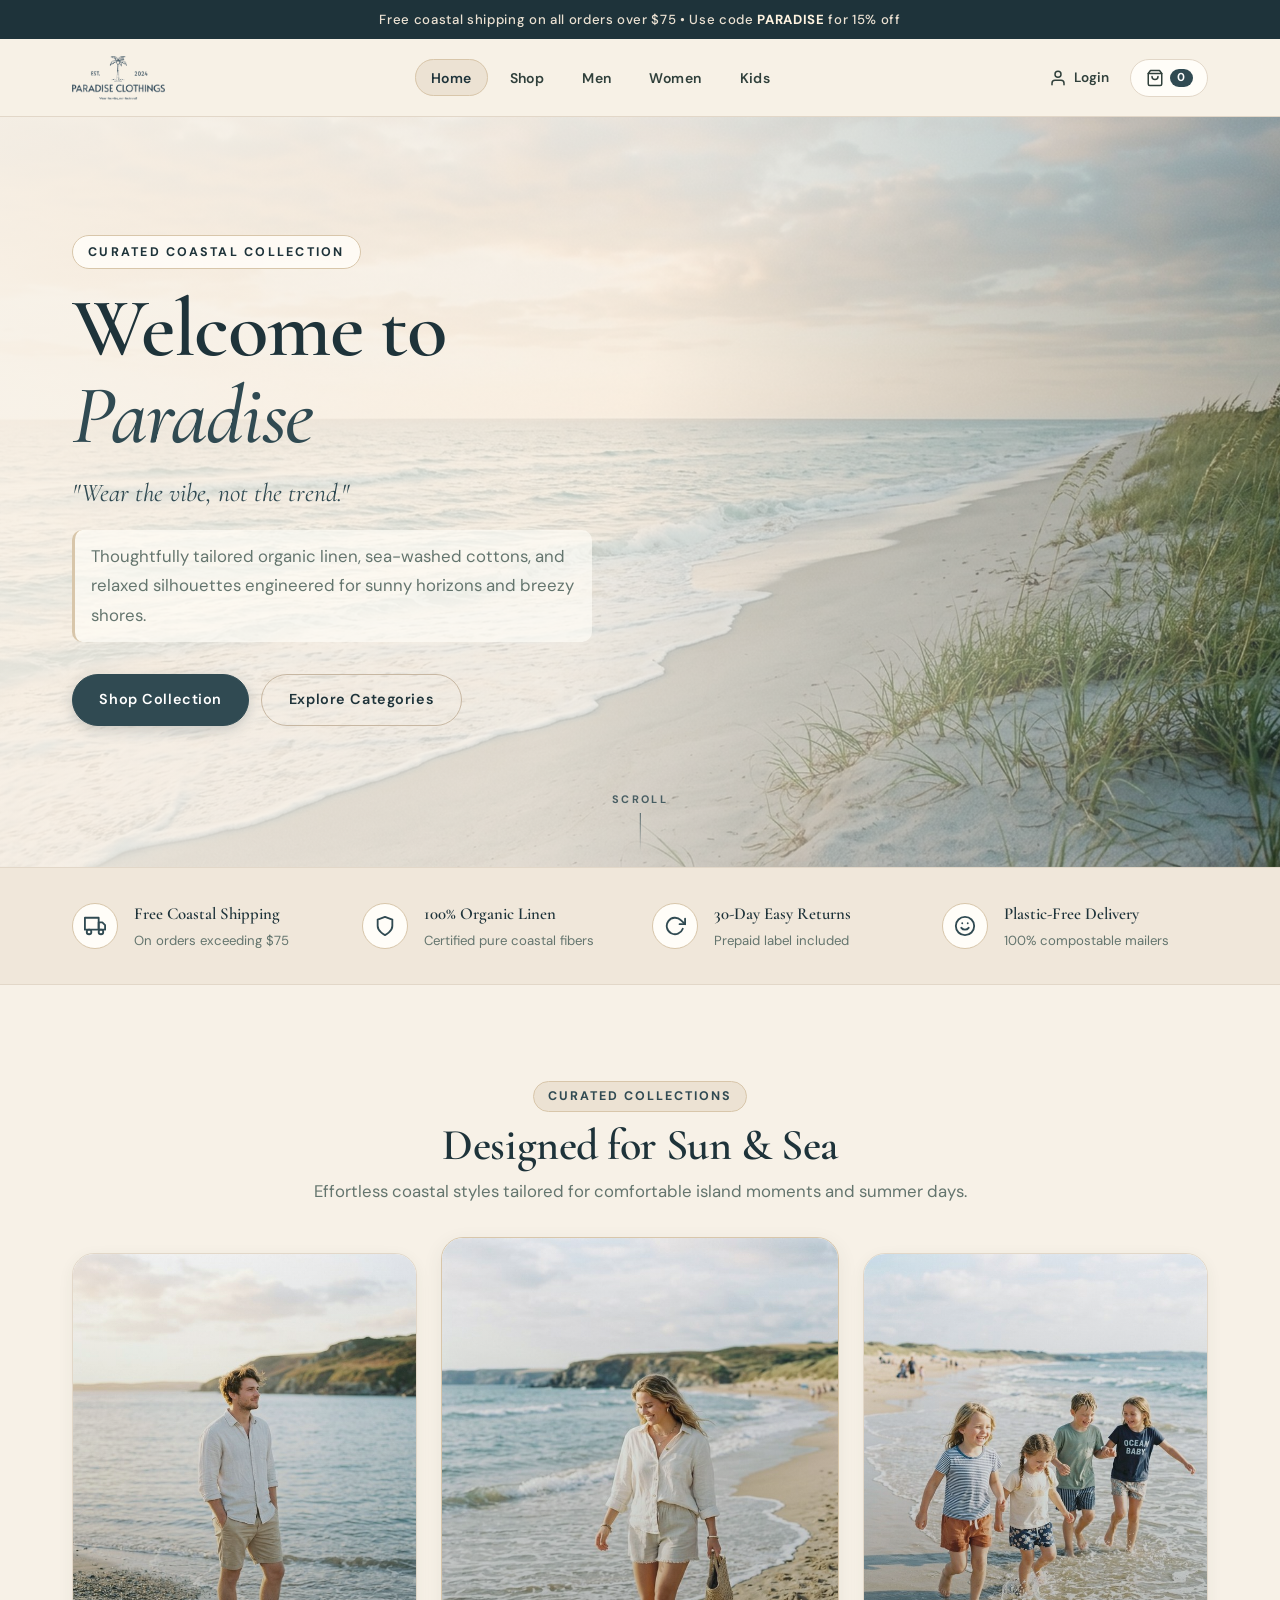
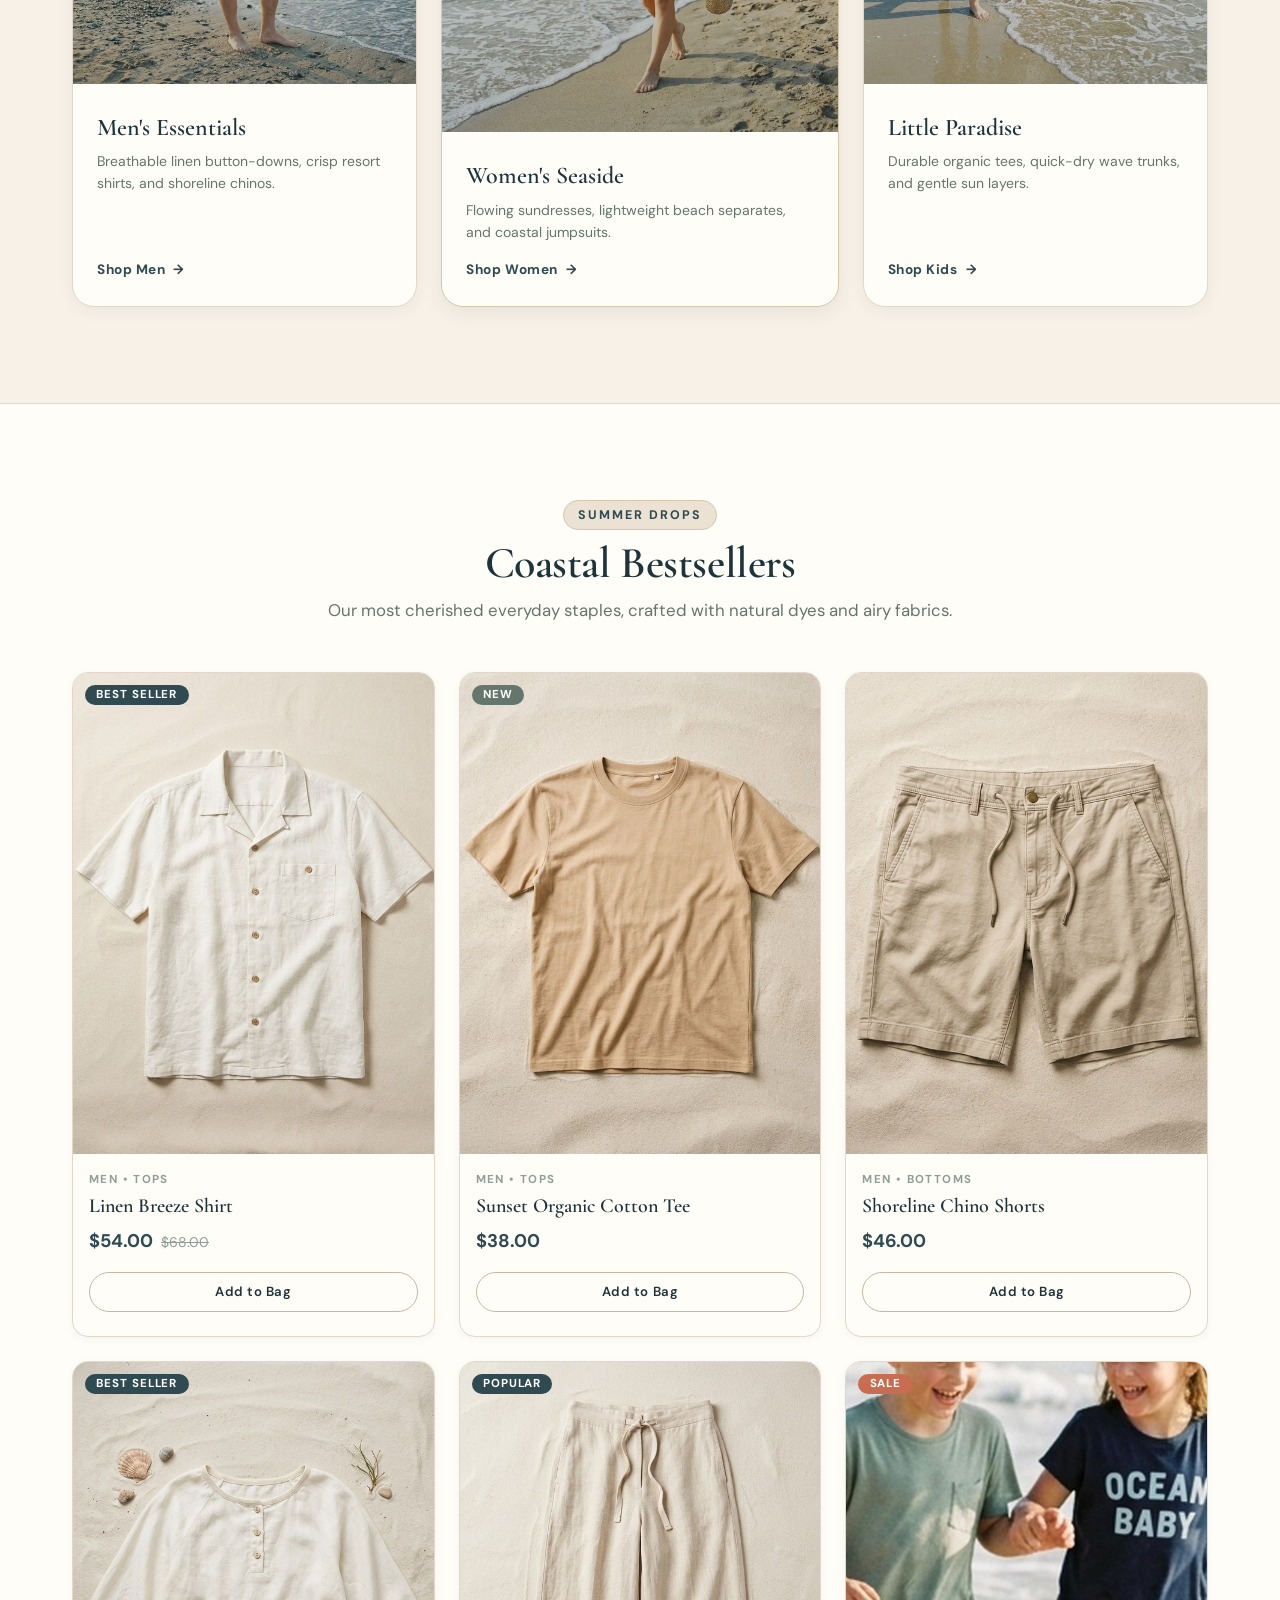
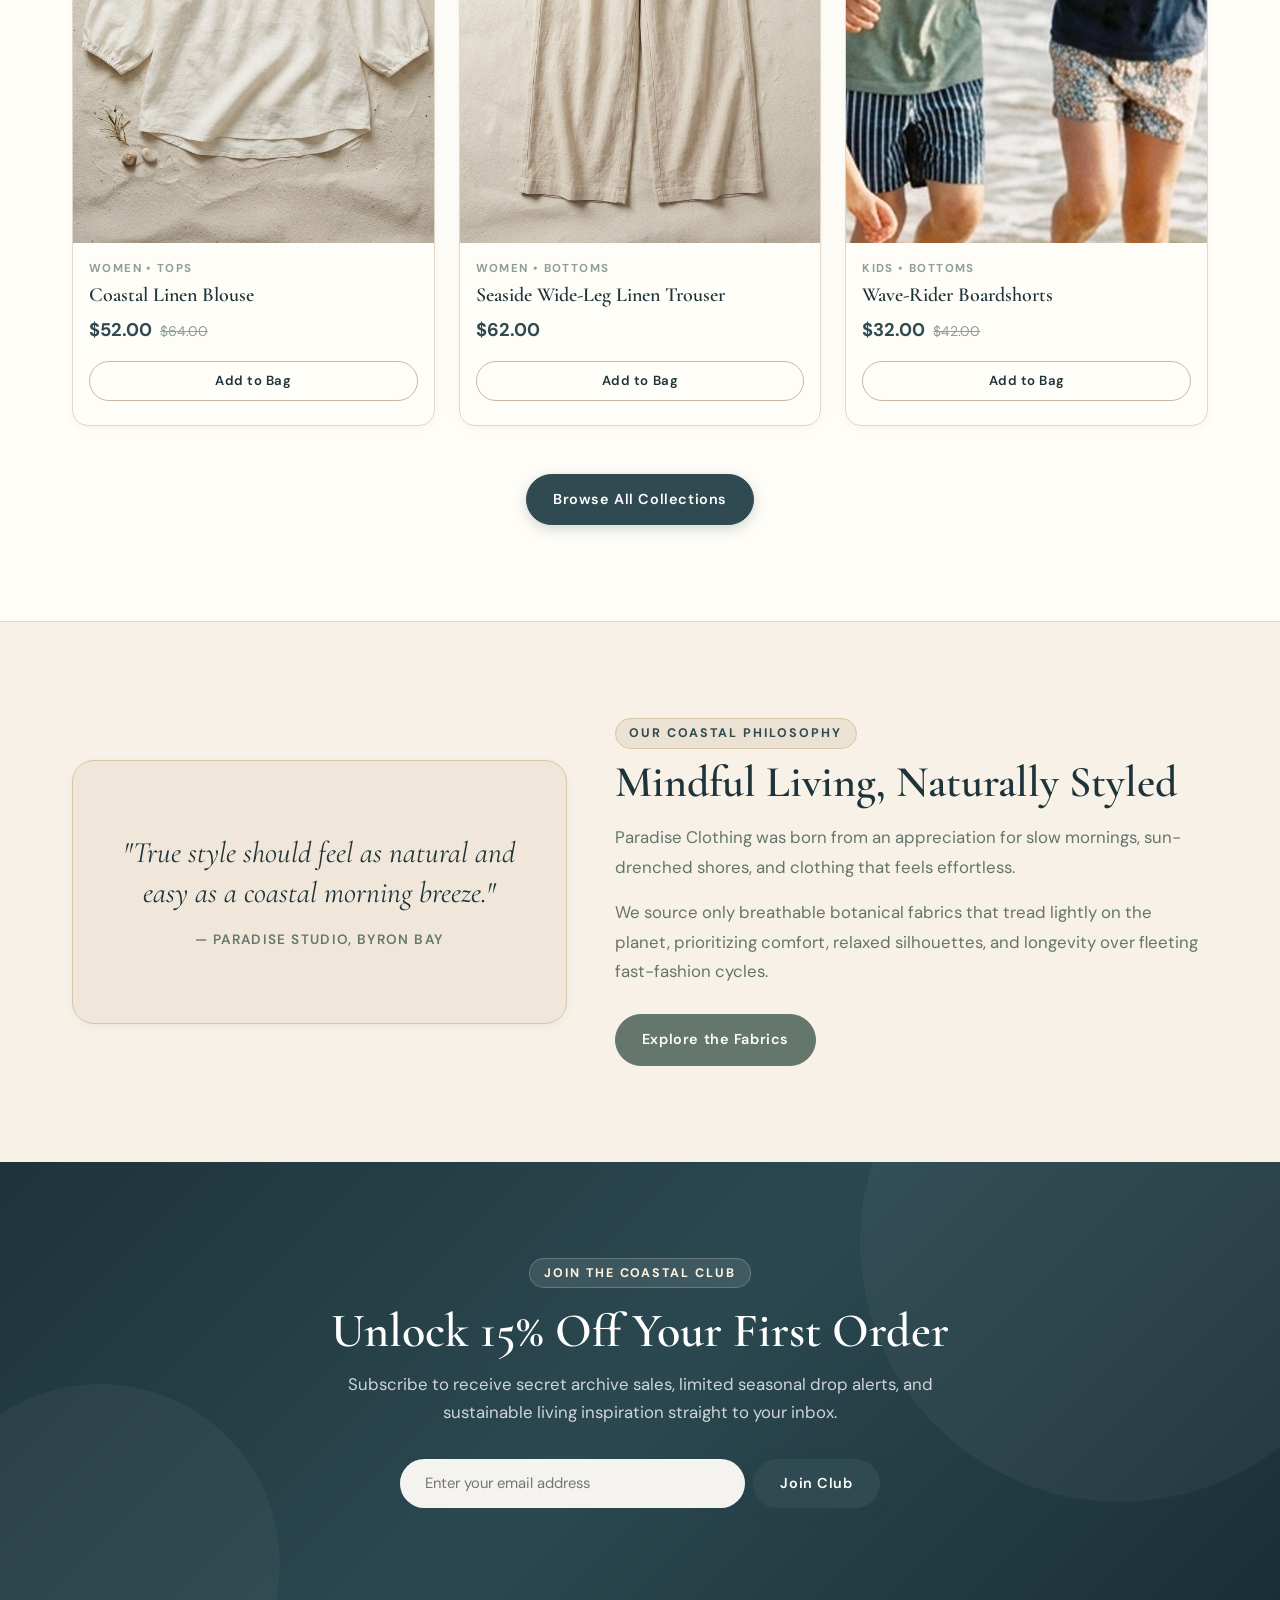
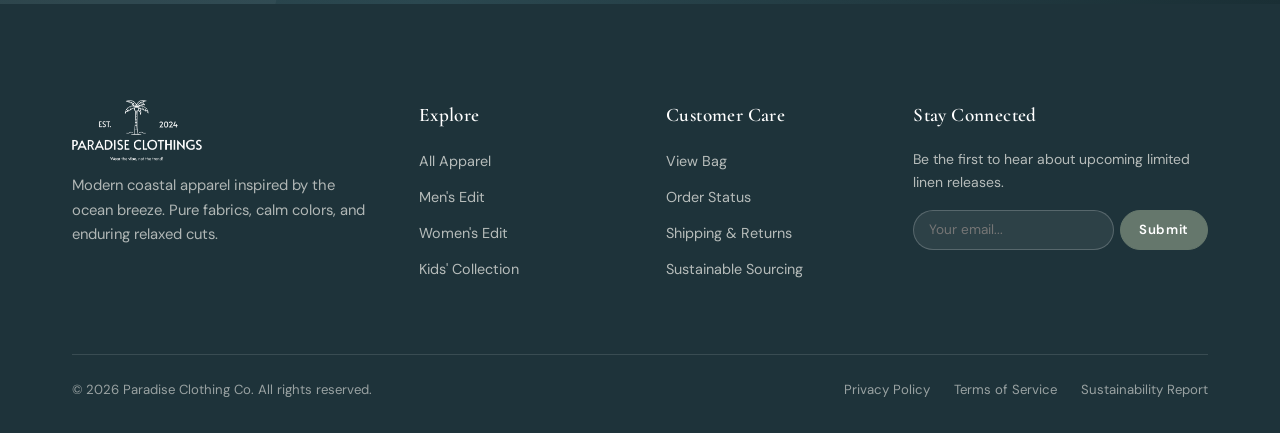
<file: index.html>
<!DOCTYPE html>
<html lang="en">
<head>
  <meta charset="UTF-8">
  <meta name="viewport" content="width=device-width, initial-scale=1.0">
  <title>Paradise Clothing | Coastal & Modern Apparel</title>

  <!-- Favicon -->
  <link rel="icon" type="image/png" sizes="32x32" href="assets/logo/favicon-32x32.png">
  <link rel="icon" type="image/png" sizes="64x64" href="assets/logo/favicon.png">
  <link rel="apple-touch-icon" href="assets/logo/apple-touch-icon.png">

  <!-- Google Fonts -->
  <link rel="preconnect" href="https://fonts.googleapis.com">
  <link rel="preconnect" href="https://fonts.gstatic.com" crossorigin>
  <link href="https://fonts.googleapis.com/css2?family=Cormorant+Garamond:ital,wght@0,400;0,500;0,600;0,700;1,400;1,600&family=DM+Sans:wght@300;400;500;600;700&family=Playfair+Display:ital,wght@0,500;0,600;0,700;1,400&family=Plus+Jakarta+Sans:wght@400;500;600;700&display=swap" rel="stylesheet">

  <!-- Core Stylesheet -->
  <link rel="stylesheet" href="css/style.css">
</head>
<body>

  <!-- Top Announcement Bar -->
  <div class="top-announcement">
    Free coastal shipping on all orders over $75 &bull; Use code <strong>PARADISE</strong> for 15% off
  </div>

  <!-- Shared Responsive Header -->
  <header class="site-header">
    <div class="container header-container">
      <!-- Brand Logo -->
      <a href="index.html" class="site-logo" aria-label="Paradise Clothing Home">
        <img src="assets/logo/paradise-logo-dark.png" alt="Paradise Clothing Logo" width="102" height="48">
      </a>

      <!-- Desktop Navigation Links -->
      <nav class="main-nav" aria-label="Primary Navigation">
        <ul>
          <li><a href="index.html" class="nav-link active">Home</a></li>
          <li><a href="shop.html" class="nav-link">Shop</a></li>
          <li><a href="shop.html?gender=men" class="nav-link">Men</a></li>
          <li><a href="shop.html?gender=women" class="nav-link">Women</a></li>
          <li><a href="shop.html?gender=kids" class="nav-link">Kids</a></li>
        </ul>
      </nav>

      <!-- Action Buttons & Mobile Hamburger -->
      <div class="header-actions">
        <a href="login.html" class="action-btn" id="nav-auth-link" aria-label="Account / Login">
          <svg width="18" height="18" viewBox="0 0 24 24" fill="none" stroke="currentColor" stroke-width="2" stroke-linecap="round" stroke-linejoin="round">
            <path d="M20 21v-2a4 4 0 0 0-4-4H8a4 4 0 0 0-4 4v2"></path>
            <circle cx="12" cy="7" r="4"></circle>
          </svg>
          <span>Login</span>
        </a>

        <a href="cart.html" class="action-btn cart-btn" aria-label="Shopping Bag">
          <svg width="18" height="18" viewBox="0 0 24 24" fill="none" stroke="currentColor" stroke-width="2" stroke-linecap="round" stroke-linejoin="round">
            <path d="M6 2L3 6v14a2 2 0 0 0 2 2h14a2 2 0 0 0 2-2V6l-3-4z"></path>
            <line x1="3" y1="6" x2="21" y2="6"></line>
            <path d="M16 10a4 4 0 0 1-8 0"></path>
          </svg>
          <span class="cart-badge" id="cart-count">0</span>
        </a>

        <!-- Mobile Menu Toggle Button -->
        <button class="mobile-toggle" id="mobile-menu-toggle" aria-label="Open Navigation Menu" aria-expanded="false">
          <span></span>
          <span></span>
          <span></span>
        </button>
      </div>
    </div>

    <!-- Mobile Drawer Menu -->
    <div class="mobile-menu-drawer" id="mobile-drawer">
      <div class="container">
        <ul class="mobile-menu-links">
          <li><a href="index.html" class="mobile-nav-link active">Home</a></li>
          <li><a href="shop.html" class="mobile-nav-link">Shop All</a></li>
          <li><a href="shop.html?gender=men" class="mobile-nav-link">Men's Collection</a></li>
          <li><a href="shop.html?gender=women" class="mobile-nav-link">Women's Collection</a></li>
          <li><a href="shop.html?gender=kids" class="mobile-nav-link">Kids Collection</a></li>
        </ul>
        <div class="mobile-auth-actions">
          <a href="login.html" class="btn btn-outline btn-block">Sign In / Register</a>
          <a href="cart.html" class="btn btn-primary btn-block mobile-cart-btn">View Bag</a>
        </div>
      </div>
    </div>
  </header>

  <main class="main-content">
    <!-- 1. Full Hero Section -->
    <section class="hero-section">
      <div class="container">
        <div class="hero-content">
          <span class="hero-badge">Curated Coastal Collection</span>
          <h1 class="hero-title">
            Welcome to<br>
            <span class="hero-title-accent">Paradise</span>
          </h1>
          <p class="hero-tagline">"Wear the vibe, not the trend."</p>
          <p class="hero-description">
            Thoughtfully tailored organic linen, sea-washed cottons, and relaxed silhouettes engineered for sunny horizons and breezy shores.
          </p>
          <div class="hero-cta-group">
            <a href="shop.html" class="btn btn-primary" id="hero-shop-btn">Shop Collection</a>
            <a href="#categories" class="btn btn-outline" id="hero-explore-btn">Explore Categories</a>
          </div>
        </div>
      </div>
      <div class="hero-scroll-hint" aria-hidden="true">
        <span>Scroll</span>
        <div class="hero-scroll-line"></div>
      </div>
    </section>

    <!-- Perks & Values Strip -->
    <section class="perks-strip">
      <div class="container">
        <div class="perks-grid">
          <div class="perk-card">
            <div class="perk-icon">
              <svg width="22" height="22" viewBox="0 0 24 24" fill="none" stroke="currentColor" stroke-width="2" stroke-linecap="round" stroke-linejoin="round">
                <rect x="1" y="3" width="15" height="13"></rect>
                <polygon points="16 8 20 8 23 11 23 16 16 16 16 8"></polygon>
                <circle cx="5.5" cy="18.5" r="2.5"></circle>
                <circle cx="18.5" cy="18.5" r="2.5"></circle>
              </svg>
            </div>
            <div class="perk-info">
              <h4>Free Coastal Shipping</h4>
              <p>On orders exceeding $75</p>
            </div>
          </div>

          <div class="perk-card">
            <div class="perk-icon">
              <svg width="22" height="22" viewBox="0 0 24 24" fill="none" stroke="currentColor" stroke-width="2" stroke-linecap="round" stroke-linejoin="round">
                <path d="M12 22s8-4 8-10V5l-8-3-8 3v7c0 6 8 10 8 10z"></path>
              </svg>
            </div>
            <div class="perk-info">
              <h4>100% Organic Linen</h4>
              <p>Certified pure coastal fibers</p>
            </div>
          </div>

          <div class="perk-card">
            <div class="perk-icon">
              <svg width="22" height="22" viewBox="0 0 24 24" fill="none" stroke="currentColor" stroke-width="2" stroke-linecap="round" stroke-linejoin="round">
                <polyline points="23 4 23 10 17 10"></polyline>
                <path d="M20.49 15a9 9 0 1 1-2.12-9.36L23 10"></path>
              </svg>
            </div>
            <div class="perk-info">
              <h4>30-Day Easy Returns</h4>
              <p>Prepaid label included</p>
            </div>
          </div>

          <div class="perk-card">
            <div class="perk-icon">
              <svg width="22" height="22" viewBox="0 0 24 24" fill="none" stroke="currentColor" stroke-width="2" stroke-linecap="round" stroke-linejoin="round">
                <circle cx="12" cy="12" r="10"></circle>
                <path d="M8 14s1.5 2 4 2 4-2 4-2"></path>
                <line x1="9" y1="9" x2="9.01" y2="9"></line>
                <line x1="15" y1="9" x2="15.01" y2="9"></line>
              </svg>
            </div>
            <div class="perk-info">
              <h4>Plastic-Free Delivery</h4>
              <p>100% compostable mailers</p>
            </div>
          </div>
        </div>
      </div>
    </section>

    <!-- 2. Categories Section (Men / Women / Kids) -->
    <section class="categories-section" id="categories">
      <div class="container">
        <div class="section-header">
          <span class="section-tag">Curated Collections</span>
          <h2 class="section-title">Designed for Sun & Sea</h2>
          <p class="section-subtitle">Effortless coastal styles tailored for comfortable island moments and summer days.</p>
        </div>

        <div class="categories-grid">
          <!-- Men Category -->
          <article class="category-card">
            <div class="category-image-wrap">
              <img src="assets/categories/men.jpg" alt="Men's Coastal Collection" loading="lazy">
            </div>
            <div class="category-body">
              <h3 class="category-title">Men's Essentials</h3>
              <p class="category-desc">Breathable linen button-downs, crisp resort shirts, and shoreline chinos.</p>
              <a href="shop.html?gender=men" class="category-link">
                <span>Shop Men</span>
                &rarr;
              </a>
            </div>
          </article>

          <!-- Women Category -->
          <article class="category-card category-card--featured">
            <div class="category-image-wrap">
              <img src="assets/categories/women.jpg" alt="Women's Coastal Collection" loading="lazy">
            </div>
            <div class="category-body">
              <h3 class="category-title">Women's Seaside</h3>
              <p class="category-desc">Flowing sundresses, lightweight beach separates, and coastal jumpsuits.</p>
              <a href="shop.html?gender=women" class="category-link">
                <span>Shop Women</span>
                &rarr;
              </a>
            </div>
          </article>

          <!-- Kids Category -->
          <article class="category-card">
            <div class="category-image-wrap">
              <img src="assets/categories/kids.jpg" alt="Kids' Coastal Collection" loading="lazy">
            </div>
            <div class="category-body">
              <h3 class="category-title">Little Paradise</h3>
              <p class="category-desc">Durable organic tees, quick-dry wave trunks, and gentle sun layers.</p>
              <a href="shop.html?gender=kids" class="category-link">
                <span>Shop Kids</span>
                &rarr;
              </a>
            </div>
          </article>
        </div>
      </div>
    </section>

    <!-- 3. Featured Products Section Placeholder -->
    <section class="featured-section">
      <div class="container">
        <div class="section-header">
          <span class="section-tag">Summer Drops</span>
          <h2 class="section-title">Coastal Bestsellers</h2>
          <p class="section-subtitle">Our most cherished everyday staples, crafted with natural dyes and airy fabrics.</p>
        </div>

        <div class="products-grid" id="featured-products-grid">
          <!-- Dynamically populated by js/render.js -->
        </div>

        <div style="text-align: center; margin-top: var(--space-2xl);">
          <a href="shop.html" class="btn btn-primary">Browse All Collections</a>
        </div>
      </div>
    </section>

    <!-- Brand Philosophy Spotlight -->
    <section class="story-spotlight">
      <div class="container">
        <div class="story-grid">
          <div class="story-card-graphic">
            <p class="story-quote">"True style should feel as natural and easy as a coastal morning breeze."</p>
            <p class="story-author">&mdash; Paradise Studio, Byron Bay</p>
          </div>
          <div class="story-content">
            <span class="section-tag">Our Coastal Philosophy</span>
            <h2>Mindful Living, Naturally Styled</h2>
            <p>
              Paradise Clothing was born from an appreciation for slow mornings, sun-drenched shores, and clothing that feels effortless.
            </p>
            <p>
              We source only breathable botanical fabrics that tread lightly on the planet, prioritizing comfort, relaxed silhouettes, and longevity over fleeting fast-fashion cycles.
            </p>
            <a href="shop.html" class="btn btn-accent" style="margin-top: var(--space-sm);">Explore the Fabrics</a>
          </div>
        </div>
      </div>
    </section>

    <!-- 4. CTA Section -->
    <section class="cta-banner">
      <div class="container">
        <div class="cta-box">
          <span class="section-tag">Join The Coastal Club</span>
          <h2>Unlock 15% Off Your First Order</h2>
          <p>Subscribe to receive secret archive sales, limited seasonal drop alerts, and sustainable living inspiration straight to your inbox.</p>
          <form class="newsletter-form">
            <input type="email" placeholder="Enter your email address" required aria-label="Email address">
            <button type="submit" class="btn btn-primary">Join Club</button>
          </form>
        </div>
      </div>
    </section>
  </main>

  <!-- Shared Responsive Footer -->
  <footer class="site-footer">
    <div class="container">
      <div class="footer-top">
        <div class="footer-brand">
          <a href="index.html" class="footer-logo-link" aria-label="Paradise Clothing Home">
            <img src="assets/logo/paradise-logo-white.png" alt="Paradise Clothing" class="footer-logo" width="130" height="61">
          </a>
          <p>
            Modern coastal apparel inspired by the ocean breeze. Pure fabrics, calm colors, and enduring relaxed cuts.
          </p>
        </div>

        <div class="footer-col">
          <h4>Explore</h4>
          <ul>
            <li><a href="shop.html">All Apparel</a></li>
            <li><a href="shop.html?gender=men">Men's Edit</a></li>
            <li><a href="shop.html?gender=women">Women's Edit</a></li>
            <li><a href="shop.html?gender=kids">Kids' Collection</a></li>
          </ul>
        </div>

        <div class="footer-col">
          <h4>Customer Care</h4>
          <ul>
            <li><a href="cart.html">View Bag</a></li>
            <li><a href="login.html">Order Status</a></li>
            <li><a href="#">Shipping & Returns</a></li>
            <li><a href="#">Sustainable Sourcing</a></li>
          </ul>
        </div>

        <div class="footer-col footer-newsletter">
          <h4>Stay Connected</h4>
          <p>Be the first to hear about upcoming limited linen releases.</p>
          <div class="footer-input-row">
            <input type="email" placeholder="Your email..." aria-label="Newsletter input">
            <button type="button" class="btn btn-accent btn-sm">Submit</button>
          </div>
        </div>
      </div>

      <div class="footer-bottom">
        <p>&copy; 2026 Paradise Clothing Co. All rights reserved.</p>
        <div class="footer-legal-links">
          <a href="#">Privacy Policy</a>
          <a href="#">Terms of Service</a>
          <a href="#">Sustainability Report</a>
        </div>
      </div>
    </div>
  </footer>

  <!-- Application Scripts -->
  <script src="js/data.js"></script>
  <script src="js/render.js"></script>
  <script src="js/cart.js"></script>
  <script src="js/auth.js"></script>
  <script src="js/main.js"></script>
</body>
</html>
</file>
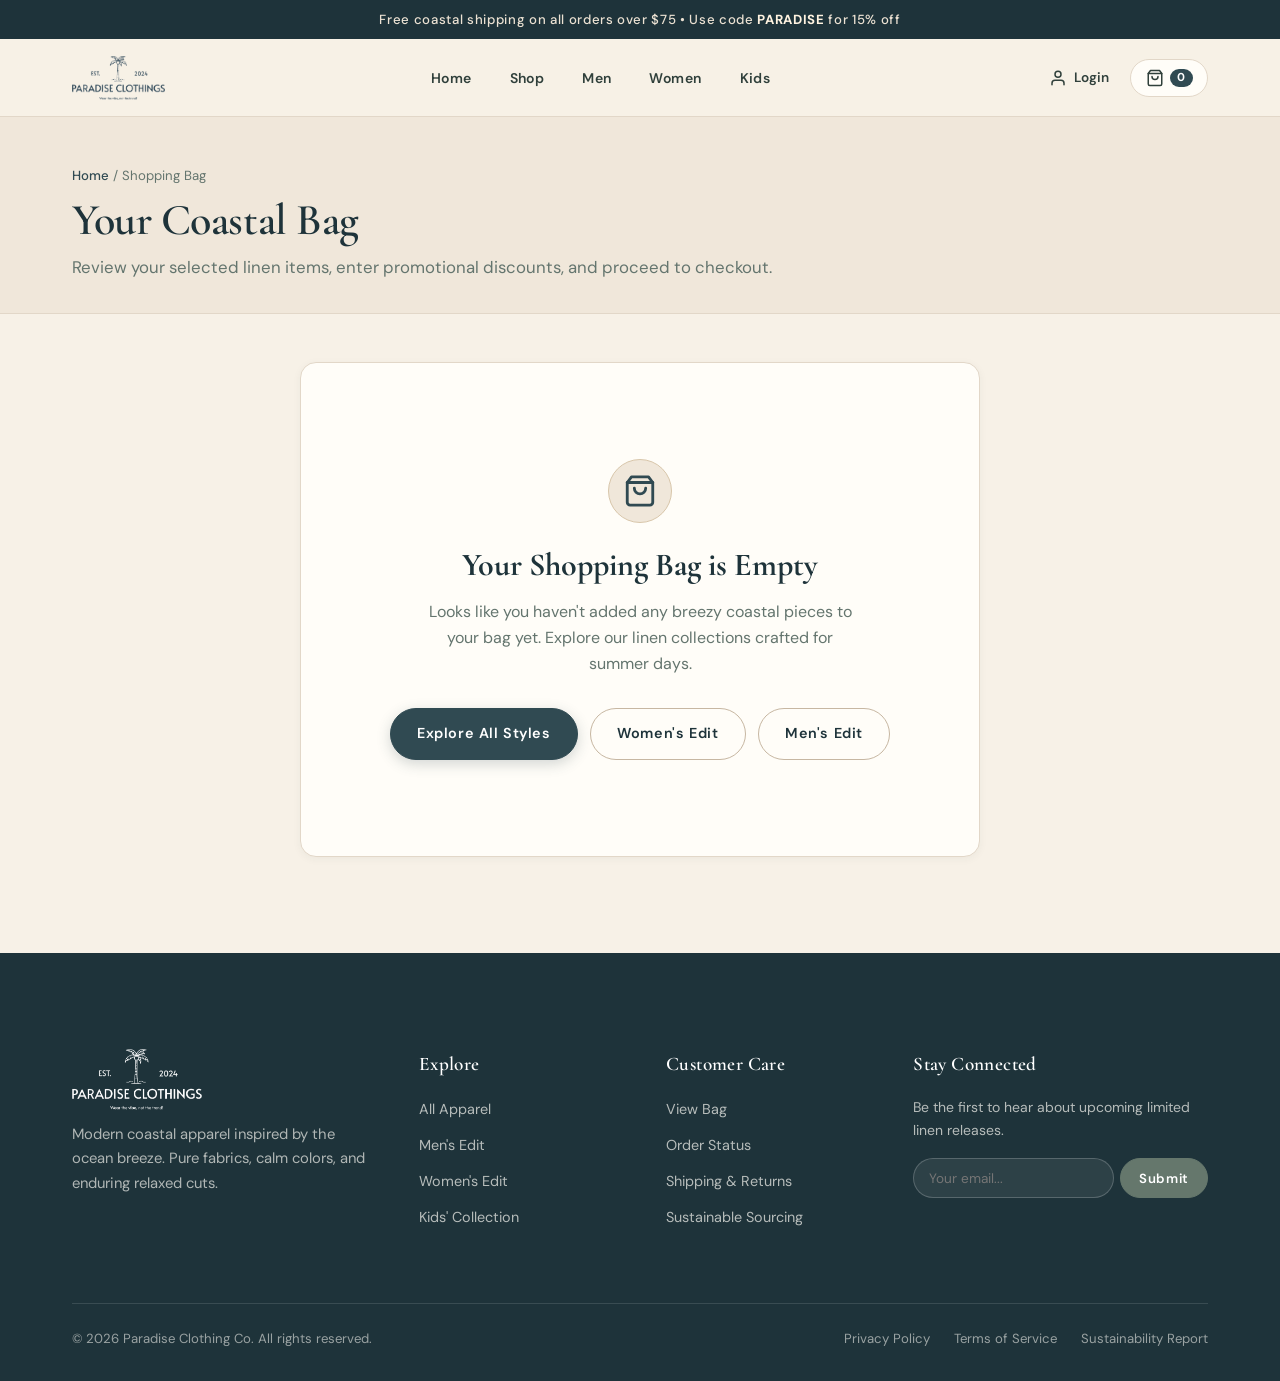
<file: cart.html>
<!DOCTYPE html>
<html lang="en">
<head>
  <meta charset="UTF-8">
  <meta name="viewport" content="width=device-width, initial-scale=1.0">
  <title>Your Shopping Bag | Paradise Clothing</title>

  <!-- Favicon -->
  <link rel="icon" type="image/png" sizes="32x32" href="assets/logo/favicon-32x32.png">
  <link rel="icon" type="image/png" sizes="64x64" href="assets/logo/favicon.png">
  <link rel="apple-touch-icon" href="assets/logo/apple-touch-icon.png">

  <!-- Google Fonts -->
  <link rel="preconnect" href="https://fonts.googleapis.com">
  <link rel="preconnect" href="https://fonts.gstatic.com" crossorigin>
  <link href="https://fonts.googleapis.com/css2?family=Cormorant+Garamond:ital,wght@0,400;0,500;0,600;0,700;1,400;1,600&family=DM+Sans:wght@300;400;500;600;700&family=Playfair+Display:ital,wght@0,500;0,600;0,700;1,400&family=Plus+Jakarta+Sans:wght@400;500;600;700&display=swap" rel="stylesheet">

  <!-- Core Stylesheet -->
  <link rel="stylesheet" href="css/style.css">
</head>
<body>

  <!-- Top Announcement Bar -->
  <div class="top-announcement">
    Free coastal shipping on all orders over $75 &bull; Use code <strong>PARADISE</strong> for 15% off
  </div>

  <!-- Shared Responsive Header -->
  <header class="site-header">
    <div class="container header-container">
      <a href="index.html" class="site-logo" aria-label="Paradise Clothing Home">
        <img src="assets/logo/paradise-logo-dark.png" alt="Paradise Clothing Logo" width="102" height="48">
      </a>

      <nav class="main-nav" aria-label="Primary Navigation">
        <ul>
          <li><a href="index.html" class="nav-link">Home</a></li>
          <li><a href="shop.html" class="nav-link">Shop</a></li>
          <li><a href="shop.html?gender=men" class="nav-link">Men</a></li>
          <li><a href="shop.html?gender=women" class="nav-link">Women</a></li>
          <li><a href="shop.html?gender=kids" class="nav-link">Kids</a></li>
        </ul>
      </nav>

      <div class="header-actions">
        <a href="login.html" class="action-btn" id="nav-auth-link" aria-label="Account / Login">
          <svg width="18" height="18" viewBox="0 0 24 24" fill="none" stroke="currentColor" stroke-width="2" stroke-linecap="round" stroke-linejoin="round">
            <path d="M20 21v-2a4 4 0 0 0-4-4H8a4 4 0 0 0-4 4v2"></path>
            <circle cx="12" cy="7" r="4"></circle>
          </svg>
          <span>Login</span>
        </a>

        <a href="cart.html" class="action-btn cart-btn" aria-label="Shopping Bag">
          <svg width="18" height="18" viewBox="0 0 24 24" fill="none" stroke="currentColor" stroke-width="2" stroke-linecap="round" stroke-linejoin="round">
            <path d="M6 2L3 6v14a2 2 0 0 0 2 2h14a2 2 0 0 0 2-2V6l-3-4z"></path>
            <line x1="3" y1="6" x2="21" y2="6"></line>
            <path d="M16 10a4 4 0 0 1-8 0"></path>
          </svg>
          <span class="cart-badge" id="cart-count">0</span>
        </a>

        <button class="mobile-toggle" id="mobile-menu-toggle" aria-label="Open Navigation Menu" aria-expanded="false">
          <span></span>
          <span></span>
          <span></span>
        </button>
      </div>
    </div>

    <!-- Mobile Drawer Menu -->
    <div class="mobile-menu-drawer" id="mobile-drawer">
      <div class="container">
        <ul class="mobile-menu-links">
          <li><a href="index.html" class="mobile-nav-link">Home</a></li>
          <li><a href="shop.html" class="mobile-nav-link">Shop All</a></li>
          <li><a href="shop.html?gender=men" class="mobile-nav-link">Men's Collection</a></li>
          <li><a href="shop.html?gender=women" class="mobile-nav-link">Women's Collection</a></li>
          <li><a href="shop.html?gender=kids" class="mobile-nav-link">Kids Collection</a></li>
        </ul>
        <div class="mobile-auth-actions">
          <a href="login.html" class="btn btn-outline btn-block">Sign In / Register</a>
          <a href="cart.html" class="btn btn-primary btn-block mobile-cart-btn">View Bag</a>
        </div>
      </div>
    </div>
  </header>

  <main class="main-content">
    <section class="shop-hero-banner">
      <div class="container">
        <div class="breadcrumb">
          <a href="index.html">Home</a> / <span>Shopping Bag</span>
        </div>
        <h1 class="section-title">Your Coastal Bag</h1>
        <p class="section-subtitle">
          Review your selected linen items, enter promotional discounts, and proceed to checkout.
        </p>
      </div>
    </section>

    <section class="container cart-section">
      <!-- Active Cart Layout -->
      <div class="cart-layout" id="cart-content-wrapper">
        <!-- Left: Cart Items List -->
        <div class="cart-items-card">
          <!-- Shipping progress meter -->
          <div class="shipping-progress-box">
            <p class="shipping-progress-text" id="shipping-progress-text">Calculating shipping...</p>
            <div class="progress-bar-track">
              <div class="progress-bar-fill" id="shipping-progress-fill" style="width: 0%;"></div>
            </div>
          </div>

          <!-- Table Header -->
          <div class="cart-table-header">
            <span>Item</span>
            <span>Price</span>
            <span>Quantity</span>
            <span>Subtotal</span>
            <span></span>
          </div>

          <!-- Dynamic Cart Items Container -->
          <div id="cart-items-container">
            <!-- Dynamically populated by js/render.js -->
          </div>

          <!-- Continue Shopping & Clear Bag Actions -->
          <div style="margin-top: var(--space-lg); display: flex; justify-content: space-between; align-items: center; flex-wrap: wrap; gap: var(--space-sm);">
            <a href="shop.html" style="font-size: 0.875rem; color: var(--color-accent); font-weight: 600;">
              &larr; Continue Browsing
            </a>
            <button class="btn-reset-filters" id="clear-cart-btn" type="button" style="color: var(--color-error);">
              Clear Entire Bag
            </button>
          </div>
        </div>

        <!-- Right: Cart Summary Card -->
        <aside class="cart-summary-card">
          <h3 class="summary-title">Order Summary</h3>

          <div class="summary-line">
            <span id="cart-subtotal-label">Bag Subtotal</span>
            <span id="cart-subtotal">$0.00</span>
          </div>

          <div class="summary-line">
            <span>Estimated Shipping</span>
            <span id="cart-shipping">$0.00</span>
          </div>

          <div class="summary-line">
            <span>Estimated Tax</span>
            <span id="cart-tax">$0.00</span>
          </div>

          <!-- Promo Code Input -->
          <div style="margin-top: var(--space-md); margin-bottom: var(--space-sm);">
            <label for="promo-code" style="font-size: 0.8rem; font-weight: 600; display: block; margin-bottom: 0.3rem;">Promotional Voucher</label>
            <div class="promo-form">
              <input type="text" id="promo-code" placeholder="e.g. PARADISE" aria-label="Discount code">
              <button type="button" class="btn btn-outline btn-sm">Apply</button>
            </div>
          </div>

          <div class="summary-line total-line">
            <span>Estimated Total</span>
            <span id="cart-total">$0.00</span>
          </div>

          <button class="btn btn-primary btn-block" id="checkout-btn" type="button">Proceed to Checkout</button>

          <div class="summary-trust-badges">
            <div>&#10003; 256-Bit SSL Encrypted Checkout</div>
            <div>&#10003; 30-Day Ocean Guarantee & Easy Returns</div>
            <div>&#10003; Zero Plastic Packaging Guarantee</div>
          </div>
        </aside>
      </div>

      <!-- Empty Cart State -->
      <div class="cart-empty-state" id="cart-empty-view">
        <div class="empty-icon-wrap">
          <svg width="34" height="34" viewBox="0 0 24 24" fill="none" stroke="currentColor" stroke-width="2" stroke-linecap="round" stroke-linejoin="round">
            <path d="M6 2L3 6v14a2 2 0 0 0 2 2h14a2 2 0 0 0 2-2V6l-3-4z"></path>
            <line x1="3" y1="6" x2="21" y2="6"></line>
            <path d="M16 10a4 4 0 0 1-8 0"></path>
          </svg>
        </div>
        <h3>Your Shopping Bag is Empty</h3>
        <p>Looks like you haven't added any breezy coastal pieces to your bag yet. Explore our linen collections crafted for summer days.</p>
        <div style="display: flex; gap: var(--space-sm); justify-content: center; flex-wrap: wrap;">
          <a href="shop.html" class="btn btn-primary">Explore All Styles</a>
          <a href="shop.html?gender=women" class="btn btn-outline">Women's Edit</a>
          <a href="shop.html?gender=men" class="btn btn-outline">Men's Edit</a>
        </div>
      </div>
    </section>
  </main>

  <!-- Shared Responsive Footer -->
  <footer class="site-footer">
    <div class="container">
      <div class="footer-top">
        <div class="footer-brand">
          <a href="index.html" class="footer-logo-link" aria-label="Paradise Clothing Home">
            <img src="assets/logo/paradise-logo-white.png" alt="Paradise Clothing" class="footer-logo" width="130" height="61">
          </a>
          <p>
            Modern coastal apparel inspired by the ocean breeze. Pure fabrics, calm colors, and enduring relaxed cuts.
          </p>
        </div>

        <div class="footer-col">
          <h4>Explore</h4>
          <ul>
            <li><a href="shop.html">All Apparel</a></li>
            <li><a href="shop.html?gender=men">Men's Edit</a></li>
            <li><a href="shop.html?gender=women">Women's Edit</a></li>
            <li><a href="shop.html?gender=kids">Kids' Collection</a></li>
          </ul>
        </div>

        <div class="footer-col">
          <h4>Customer Care</h4>
          <ul>
            <li><a href="cart.html">View Bag</a></li>
            <li><a href="login.html">Order Status</a></li>
            <li><a href="#">Shipping & Returns</a></li>
            <li><a href="#">Sustainable Sourcing</a></li>
          </ul>
        </div>

        <div class="footer-col footer-newsletter">
          <h4>Stay Connected</h4>
          <p>Be the first to hear about upcoming limited linen releases.</p>
          <div class="footer-input-row">
            <input type="email" placeholder="Your email..." aria-label="Newsletter input">
            <button type="button" class="btn btn-accent btn-sm">Submit</button>
          </div>
        </div>
      </div>

      <div class="footer-bottom">
        <p>&copy; 2026 Paradise Clothing Co. All rights reserved.</p>
        <div class="footer-legal-links">
          <a href="#">Privacy Policy</a>
          <a href="#">Terms of Service</a>
          <a href="#">Sustainability Report</a>
        </div>
      </div>
    </div>
  </footer>

  <!-- Application Scripts -->
  <script src="js/data.js"></script>
  <script src="js/render.js"></script>
  <script src="js/cart.js"></script>
  <script src="js/auth.js"></script>
  <script src="js/main.js"></script>
</body>
</html>
</file>
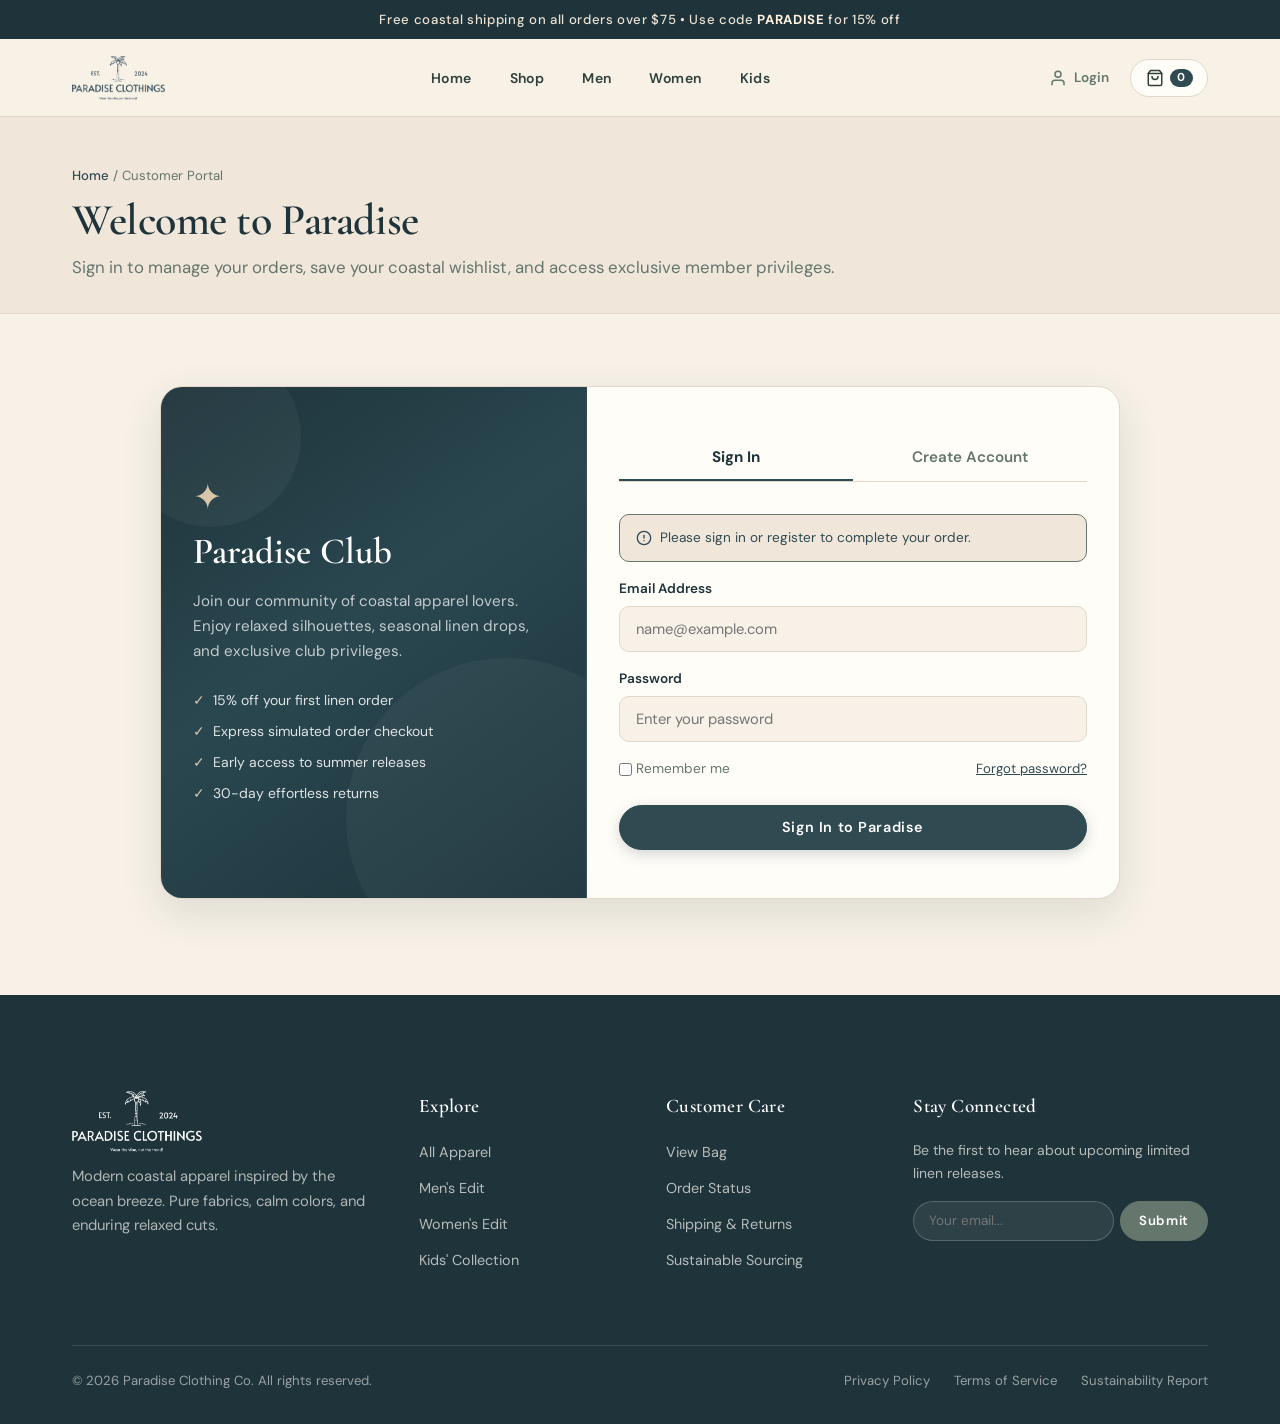
<file: checkout.html>
<!DOCTYPE html>
<html lang="en">
<head>
  <meta charset="UTF-8">
  <meta name="viewport" content="width=device-width, initial-scale=1.0">
  <title>Simulated Checkout | Paradise Clothing</title>

  <!-- Favicon -->
  <link rel="icon" type="image/png" sizes="32x32" href="assets/logo/favicon-32x32.png">
  <link rel="icon" type="image/png" sizes="64x64" href="assets/logo/favicon.png">
  <link rel="apple-touch-icon" href="assets/logo/apple-touch-icon.png">

  <!-- Google Fonts -->
  <link rel="preconnect" href="https://fonts.googleapis.com">
  <link rel="preconnect" href="https://fonts.gstatic.com" crossorigin>
  <link href="https://fonts.googleapis.com/css2?family=Cormorant+Garamond:ital,wght@0,400;0,500;0,600;0,700;1,400&family=DM+Sans:wght@300;400;500;600;700&family=Playfair+Display:ital,wght@0,500;0,600;0,700;1,400&family=Plus+Jakarta+Sans:wght@400;500;600;700&display=swap" rel="stylesheet">

  <!-- Core Stylesheet -->
  <link rel="stylesheet" href="css/style.css">
</head>
<body>

  <!-- Top Announcement Bar -->
  <div class="top-announcement">
    Free coastal shipping on all orders over $75 &bull; Use code <strong>PARADISE</strong> for 15% off
  </div>

  <!-- Shared Responsive Header -->
  <header class="site-header">
    <div class="container header-container">
      <a href="index.html" class="site-logo" aria-label="Paradise Clothing Home">
        <img src="assets/logo/paradise-logo-dark.png" alt="Paradise Clothing Logo" width="102" height="48">
      </a>

      <nav class="main-nav" aria-label="Primary Navigation">
        <ul>
          <li><a href="index.html" class="nav-link">Home</a></li>
          <li><a href="shop.html" class="nav-link">Shop</a></li>
          <li><a href="shop.html?gender=men" class="nav-link">Men</a></li>
          <li><a href="shop.html?gender=women" class="nav-link">Women</a></li>
          <li><a href="shop.html?gender=kids" class="nav-link">Kids</a></li>
        </ul>
      </nav>

      <div class="header-actions">
        <a href="login.html" class="action-btn" id="nav-auth-link" aria-label="Account / Login">
          <svg width="18" height="18" viewBox="0 0 24 24" fill="none" stroke="currentColor" stroke-width="2" stroke-linecap="round" stroke-linejoin="round">
            <path d="M20 21v-2a4 4 0 0 0-4-4H8a4 4 0 0 0-4 4v2"></path>
            <circle cx="12" cy="7" r="4"></circle>
          </svg>
          <span>Login</span>
        </a>

        <a href="cart.html" class="action-btn cart-btn" aria-label="Shopping Bag">
          <svg width="18" height="18" viewBox="0 0 24 24" fill="none" stroke="currentColor" stroke-width="2" stroke-linecap="round" stroke-linejoin="round">
            <path d="M6 2L3 6v14a2 2 0 0 0 2 2h14a2 2 0 0 0 2-2V6l-3-4z"></path>
            <line x1="3" y1="6" x2="21" y2="6"></line>
            <path d="M16 10a4 4 0 0 1-8 0"></path>
          </svg>
          <span class="cart-badge" id="cart-count">0</span>
        </a>

        <button class="mobile-toggle" id="mobile-menu-toggle" aria-label="Open Navigation Menu" aria-expanded="false">
          <span></span>
          <span></span>
          <span></span>
        </button>
      </div>
    </div>

    <!-- Mobile Drawer Menu -->
    <div class="mobile-menu-drawer" id="mobile-drawer">
      <div class="container">
        <ul class="mobile-menu-links">
          <li><a href="index.html" class="mobile-nav-link">Home</a></li>
          <li><a href="shop.html" class="mobile-nav-link">Shop All</a></li>
          <li><a href="shop.html?gender=men" class="mobile-nav-link">Men's Collection</a></li>
          <li><a href="shop.html?gender=women" class="mobile-nav-link">Women's Collection</a></li>
          <li><a href="shop.html?gender=kids" class="mobile-nav-link">Kids Collection</a></li>
        </ul>
        <div class="mobile-auth-actions">
          <a href="login.html" class="btn btn-outline btn-block">Sign In / Register</a>
          <a href="cart.html" class="btn btn-primary btn-block mobile-cart-btn">View Bag</a>
        </div>
      </div>
    </div>
  </header>

  <main class="main-content">
    <section class="shop-hero-banner">
      <div class="container">
        <div class="breadcrumb">
          <a href="index.html">Home</a> / <a href="cart.html">Shopping Bag</a> / <span>Checkout</span>
        </div>
        <h1 class="section-title">Order Checkout</h1>
        <p class="section-subtitle">
          Review your shipping destination and confirm your simulated coastal order.
        </p>
      </div>
    </section>

    <section class="container" style="padding: var(--space-2xl) 0 var(--space-3xl);">
      <!-- 1. Interactive Checkout Flow (Shown when placing order) -->
      <div class="cart-layout" id="checkout-flow-container">
        <!-- Left: Shipping and Simulation Details -->
        <div class="cart-items-card">
          <h2 style="font-family: var(--font-heading); font-size: 1.4rem; color: var(--color-primary); margin-bottom: var(--space-md); border-bottom: 1px solid var(--color-border); padding-bottom: var(--space-xs);">
            1. Shipping Destination
          </h2>

          <form id="checkout-shipping-form">
            <div style="display: grid; grid-template-columns: 1fr 1fr; gap: var(--space-md); margin-bottom: var(--space-md);">
              <div class="form-group" style="margin-bottom: 0;">
                <label for="checkout-name">Recipient Name</label>
                <input type="text" id="checkout-name" placeholder="Full name" required>
              </div>
              <div class="form-group" style="margin-bottom: 0;">
                <label for="checkout-email">Notification Email</label>
                <input type="email" id="checkout-email" placeholder="name@example.com" required>
              </div>
            </div>

            <div class="form-group">
              <label for="checkout-address">Delivery Address</label>
              <input type="text" id="checkout-address" placeholder="e.g. 104 Shoreline Way, Apt 3B" value="104 Shoreline Way" required>
            </div>

            <div style="display: grid; grid-template-columns: 2fr 1fr; gap: var(--space-md);">
              <div class="form-group">
                <label for="checkout-city">City</label>
                <input type="text" id="checkout-city" placeholder="City" value="Byron Bay" required>
              </div>
              <div class="form-group">
                <label for="checkout-zip">Postal Code</label>
                <input type="text" id="checkout-zip" placeholder="Zip code" value="2481" required>
              </div>
            </div>
          </form>

          <h2 style="font-family: var(--font-heading); font-size: 1.4rem; color: var(--color-primary); margin-top: var(--space-xl); margin-bottom: var(--space-md); border-bottom: 1px solid var(--color-border); padding-bottom: var(--space-xs);">
            2. Payment Simulation
          </h2>

          <div style="background-color: var(--color-surface-tint); border: 1px dashed var(--color-accent); border-radius: var(--radius-md); padding: var(--space-md); margin-bottom: var(--space-xl);">
            <div style="display: flex; align-items: center; gap: var(--space-xs); margin-bottom: 0.25rem;">
              <span class="badge badge-popular">Demonstration Mode</span>
              <strong style="color: var(--color-primary); font-size: 0.9rem;">No payment card required</strong>
            </div>
            <p style="font-size: 0.85rem; color: var(--color-text-muted);">
              This is a frontend demonstration project. Clicking <strong>Confirm & Place Order</strong> will record your simulated order in <code>localStorage</code> and clear your cart without charging any card.
            </p>
          </div>

          <button type="button" class="btn btn-primary btn-block btn-lg" id="place-order-btn" style="padding: 1rem; font-size: 1.05rem;">
            Confirm & Place Order &rarr;
          </button>
        </div>

        <!-- Right: Order Summary Sidebar -->
        <aside class="cart-summary-card">
          <h3 class="summary-title">Order Summary</h3>

          <!-- Items list in checkout -->
          <div id="checkout-items-list" style="margin-bottom: var(--space-lg); max-height: 280px; overflow-y: auto; padding-right: 4px;">
            <!-- Dynamically populated -->
          </div>

          <div class="summary-line">
            <span>Subtotal</span>
            <span id="checkout-subtotal">$0.00</span>
          </div>

          <div class="summary-line">
            <span>Shipping</span>
            <span id="checkout-shipping">$0.00</span>
          </div>

          <div class="summary-line">
            <span>Estimated Tax (6%)</span>
            <span id="checkout-tax">$0.00</span>
          </div>

          <div class="summary-line total-line">
            <span>Order Total</span>
            <span id="checkout-total">$0.00</span>
          </div>

          <div class="summary-trust-badges">
            <div>&#10003; 100% Plastic-Free Packaging</div>
            <div>&#10003; 30-Day Easy Coastal Returns</div>
          </div>
        </aside>
      </div>

      <!-- 2. Order Confirmation Screen (Shown after successful placement) -->
      <div id="order-confirmation-view" style="display: none; max-width: 680px; margin: 0 auto; background: var(--color-white); border: 1px solid var(--color-border); border-radius: var(--radius-lg); padding: var(--space-3xl) var(--space-2xl); text-align: center; box-shadow: var(--shadow-md);">
        <div style="width: 76px; height: 76px; border-radius: 50%; background-color: #EBF8F2; color: var(--color-success); display: flex; align-items: center; justify-content: center; margin: 0 auto var(--space-lg);">
          <svg width="40" height="40" viewBox="0 0 24 24" fill="none" stroke="currentColor" stroke-width="2.5" stroke-linecap="round" stroke-linejoin="round">
            <polyline points="20 6 9 17 4 12"></polyline>
          </svg>
        </div>

        <span class="badge badge-popular" style="margin-bottom: var(--space-xs);">Simulated Order Confirmed</span>
        <h2 style="font-family: var(--font-heading); font-size: 2.2rem; color: var(--color-primary); margin-bottom: var(--space-xs);">
          Thank You For Your Order!
        </h2>
        <p style="color: var(--color-text-muted); font-size: 0.95rem; margin-bottom: var(--space-xl); max-width: 480px; margin-left: auto; margin-right: auto;">
          Your order has been recorded in your local browser storage. We are preparing your breezy linen pieces with plastic-free mailers.
        </p>

        <!-- Order Summary Receipt Box -->
        <div style="background-color: var(--color-bg); border: 1px solid var(--color-border); border-radius: var(--radius-md); padding: var(--space-lg); margin-bottom: var(--space-2xl); text-align: left;">
          <div style="display: flex; justify-content: space-between; border-bottom: 1px solid var(--color-border-light); padding-bottom: var(--space-xs); margin-bottom: var(--space-sm); font-size: 0.9rem;">
            <span style="color: var(--color-text-muted);">Order Number:</span>
            <strong style="color: var(--color-primary); font-family: monospace; font-size: 1rem;" id="confirmed-order-id">ORD-000000</strong>
          </div>
          <div style="display: flex; justify-content: space-between; border-bottom: 1px solid var(--color-border-light); padding-bottom: var(--space-xs); margin-bottom: var(--space-sm); font-size: 0.9rem;">
            <span style="color: var(--color-text-muted);">Order Date:</span>
            <span style="color: var(--color-primary); font-weight: 500;" id="confirmed-order-date">Just now</span>
          </div>
          <div style="display: flex; justify-content: space-between; border-bottom: 1px solid var(--color-border-light); padding-bottom: var(--space-xs); margin-bottom: var(--space-sm); font-size: 0.9rem;">
            <span style="color: var(--color-text-muted);">Payment Method:</span>
            <span style="color: var(--color-primary); font-weight: 500;">Simulated Coastal Payment</span>
          </div>
          <div style="display: flex; justify-content: space-between; font-size: 1.15rem; font-weight: 700; padding-top: var(--space-xs);">
            <span style="color: var(--color-primary);">Total Amount:</span>
            <span style="color: var(--color-primary);" id="confirmed-order-total">$0.00</span>
          </div>
        </div>

        <!-- Confirmed Items Breakdown -->
        <div id="confirmed-items-breakdown" style="text-align: left; margin-bottom: var(--space-2xl);">
          <!-- Items will be populated dynamically -->
        </div>

        <div style="display: flex; gap: var(--space-md); justify-content: center; flex-wrap: wrap;">
          <a href="index.html" class="btn btn-primary" id="return-home-btn">Return to Homepage</a>
          <a href="shop.html" class="btn btn-outline">Explore More Styles</a>
        </div>
      </div>
    </section>
  </main>

  <!-- Shared Responsive Footer -->
  <footer class="site-footer">
    <div class="container">
      <div class="footer-top">
        <div class="footer-brand">
          <a href="index.html" class="footer-logo-link" aria-label="Paradise Clothing Home">
            <img src="assets/logo/paradise-logo-white.png" alt="Paradise Clothing" class="footer-logo" width="130" height="61">
          </a>
          <p>
            Modern coastal apparel inspired by the ocean breeze. Pure fabrics, calm colors, and enduring relaxed cuts.
          </p>
        </div>

        <div class="footer-col">
          <h4>Explore</h4>
          <ul>
            <li><a href="shop.html">All Apparel</a></li>
            <li><a href="shop.html?gender=men">Men's Edit</a></li>
            <li><a href="shop.html?gender=women">Women's Edit</a></li>
            <li><a href="shop.html?gender=kids">Kids' Collection</a></li>
          </ul>
        </div>

        <div class="footer-col">
          <h4>Customer Care</h4>
          <ul>
            <li><a href="cart.html">View Bag</a></li>
            <li><a href="login.html">Order Status</a></li>
            <li><a href="#">Shipping & Returns</a></li>
            <li><a href="#">Sustainable Sourcing</a></li>
          </ul>
        </div>

        <div class="footer-col footer-newsletter">
          <h4>Stay Connected</h4>
          <p>Be the first to hear about upcoming limited linen releases.</p>
          <div class="footer-input-row">
            <input type="email" placeholder="Your email..." aria-label="Newsletter input">
            <button type="button" class="btn btn-accent btn-sm">Submit</button>
          </div>
        </div>
      </div>

      <div class="footer-bottom">
        <p>&copy; 2026 Paradise Clothing Co. All rights reserved.</p>
        <div class="footer-legal-links">
          <a href="#">Privacy Policy</a>
          <a href="#">Terms of Service</a>
          <a href="#">Sustainability Report</a>
        </div>
      </div>
    </div>
  </footer>

  <!-- Application Scripts -->
  <script src="js/data.js"></script>
  <script src="js/render.js"></script>
  <script src="js/cart.js"></script>
  <script src="js/auth.js"></script>
  <script src="js/main.js"></script>
</body>
</html>
</file>
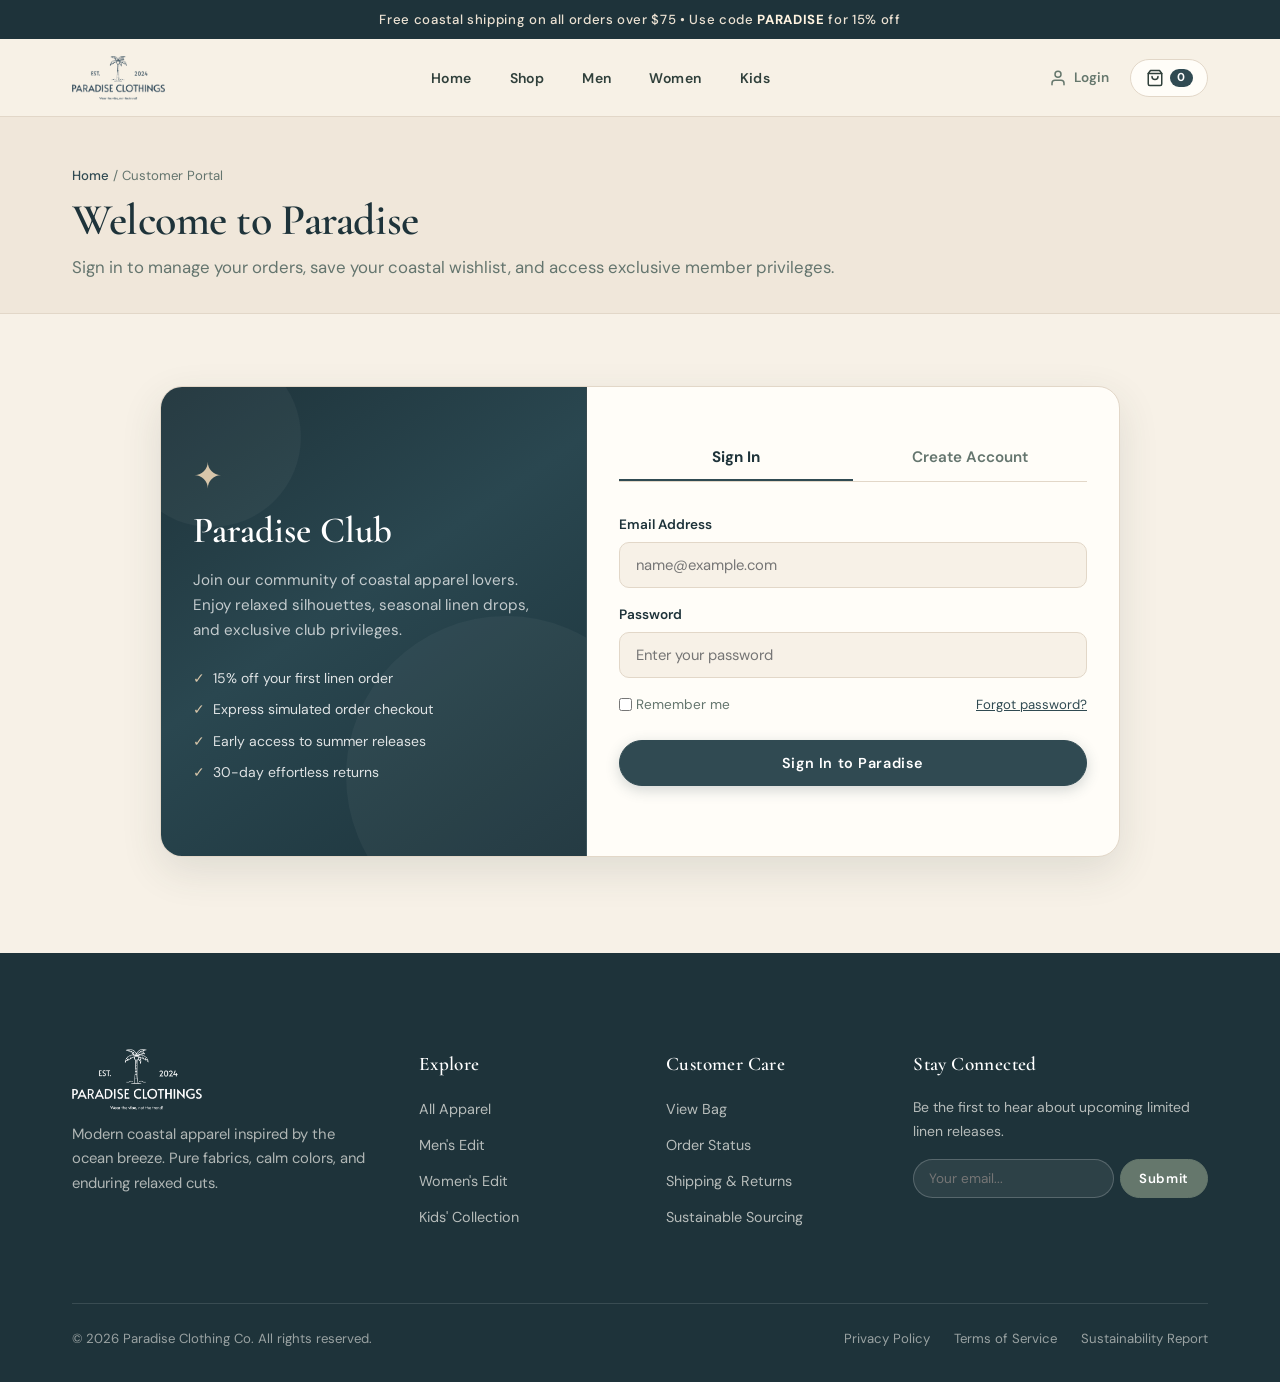
<file: login.html>
<!DOCTYPE html>
<html lang="en">
<head>
  <meta charset="UTF-8">
  <meta name="viewport" content="width=device-width, initial-scale=1.0">
  <title>Customer Account | Paradise Clothing</title>

  <!-- Favicon -->
  <link rel="icon" type="image/png" sizes="32x32" href="assets/logo/favicon-32x32.png">
  <link rel="icon" type="image/png" sizes="64x64" href="assets/logo/favicon.png">
  <link rel="apple-touch-icon" href="assets/logo/apple-touch-icon.png">

  <!-- Google Fonts -->
  <link rel="preconnect" href="https://fonts.googleapis.com">
  <link rel="preconnect" href="https://fonts.gstatic.com" crossorigin>
  <link href="https://fonts.googleapis.com/css2?family=Cormorant+Garamond:ital,wght@0,400;0,500;0,600;0,700;1,400&family=DM+Sans:wght@300;400;500;600;700&family=Playfair+Display:ital,wght@0,500;0,600;0,700;1,400&family=Plus+Jakarta+Sans:wght@400;500;600;700&display=swap" rel="stylesheet">

  <!-- Core Stylesheet -->
  <link rel="stylesheet" href="css/style.css">
</head>
<body>

  <!-- Top Announcement Bar -->
  <div class="top-announcement">
    Free coastal shipping on all orders over $75 &bull; Use code <strong>PARADISE</strong> for 15% off
  </div>

  <!-- Shared Responsive Header -->
  <header class="site-header">
    <div class="container header-container">
      <a href="index.html" class="site-logo" aria-label="Paradise Clothing Home">
        <img src="assets/logo/paradise-logo-dark.png" alt="Paradise Clothing Logo" width="102" height="48">
      </a>

      <nav class="main-nav" aria-label="Primary Navigation">
        <ul>
          <li><a href="index.html" class="nav-link">Home</a></li>
          <li><a href="shop.html" class="nav-link">Shop</a></li>
          <li><a href="shop.html?gender=men" class="nav-link">Men</a></li>
          <li><a href="shop.html?gender=women" class="nav-link">Women</a></li>
          <li><a href="shop.html?gender=kids" class="nav-link">Kids</a></li>
        </ul>
      </nav>

      <div class="header-actions">
        <a href="login.html" class="action-btn" id="nav-auth-link" aria-label="Account / Login" style="color: var(--color-accent);">
          <svg width="18" height="18" viewBox="0 0 24 24" fill="none" stroke="currentColor" stroke-width="2" stroke-linecap="round" stroke-linejoin="round">
            <path d="M20 21v-2a4 4 0 0 0-4-4H8a4 4 0 0 0-4 4v2"></path>
            <circle cx="12" cy="7" r="4"></circle>
          </svg>
          <span>Account</span>
        </a>

        <a href="cart.html" class="action-btn cart-btn" aria-label="Shopping Bag">
          <svg width="18" height="18" viewBox="0 0 24 24" fill="none" stroke="currentColor" stroke-width="2" stroke-linecap="round" stroke-linejoin="round">
            <path d="M6 2L3 6v14a2 2 0 0 0 2 2h14a2 2 0 0 0 2-2V6l-3-4z"></path>
            <line x1="3" y1="6" x2="21" y2="6"></line>
            <path d="M16 10a4 4 0 0 1-8 0"></path>
          </svg>
          <span class="cart-badge" id="cart-count">0</span>
        </a>

        <button class="mobile-toggle" id="mobile-menu-toggle" aria-label="Open Navigation Menu" aria-expanded="false">
          <span></span>
          <span></span>
          <span></span>
        </button>
      </div>
    </div>

    <!-- Mobile Drawer Menu -->
    <div class="mobile-menu-drawer" id="mobile-drawer">
      <div class="container">
        <ul class="mobile-menu-links">
          <li><a href="index.html" class="mobile-nav-link">Home</a></li>
          <li><a href="shop.html" class="mobile-nav-link">Shop All</a></li>
          <li><a href="shop.html?gender=men" class="mobile-nav-link">Men's Collection</a></li>
          <li><a href="shop.html?gender=women" class="mobile-nav-link">Women's Collection</a></li>
          <li><a href="shop.html?gender=kids" class="mobile-nav-link">Kids Collection</a></li>
        </ul>
        <div class="mobile-auth-actions">
          <a href="login.html" class="btn btn-outline btn-block">Sign In / Register</a>
          <a href="cart.html" class="btn btn-primary btn-block mobile-cart-btn">View Bag</a>
        </div>
      </div>
    </div>
  </header>

  <main class="main-content">
    <section class="shop-hero-banner">
      <div class="container">
        <div class="breadcrumb">
          <a href="index.html">Home</a> / <span>Customer Portal</span>
        </div>
        <h1 class="section-title">Welcome to Paradise</h1>
        <p class="section-subtitle">
          Sign in to manage your orders, save your coastal wishlist, and access exclusive member privileges.
        </p>
      </div>
    </section>

    <section class="container auth-section">
      <div class="auth-container auth-card">
        <!-- Editorial Decorative Left Panel -->
        <div class="auth-panel">
          <div class="auth-panel-inner">
            <div class="auth-panel-icon">&#10022;</div>
            <h2 class="auth-panel-heading">Paradise Club</h2>
            <p class="auth-panel-subtext">Join our community of coastal apparel lovers. Enjoy relaxed silhouettes, seasonal linen drops, and exclusive club privileges.</p>
            <div class="auth-panel-perks">
              <div class="auth-panel-perk"><span>&#10003;</span> 15% off your first linen order</div>
              <div class="auth-panel-perk"><span>&#10003;</span> Express simulated order checkout</div>
              <div class="auth-panel-perk"><span>&#10003;</span> Early access to summer releases</div>
              <div class="auth-panel-perk"><span>&#10003;</span> 30-day effortless returns</div>
            </div>
          </div>
        </div>

        <!-- Right Side: Forms & Profile Wrap -->
        <div class="auth-forms-wrap">
          <!-- Logged Out State: Forms Container -->
          <div id="auth-forms-container">
            <!-- Tab Navigation Switcher -->
            <div class="auth-tabs" role="tablist">
              <button class="auth-tab-btn active" data-tab="login" type="button" role="tab" aria-selected="true">Sign In</button>
              <button class="auth-tab-btn" data-tab="register" type="button" role="tab" aria-selected="false">Create Account</button>
            </div>

            <!-- 1. Login Pane -->
            <div class="auth-pane active" id="tab-login" role="tabpanel">
              <!-- Alert message preview area -->
              <div class="form-alert alert-error" style="display: none;" id="login-alert">
                <svg width="16" height="16" viewBox="0 0 24 24" fill="none" stroke="currentColor" stroke-width="2" stroke-linecap="round" stroke-linejoin="round">
                  <circle cx="12" cy="12" r="10"></circle>
                  <line x1="12" y1="8" x2="12" y2="12"></line>
                  <line x1="12" y1="16" x2="12.01" y2="16"></line>
                </svg>
                <span id="login-alert-text">Invalid email or password. Please try again.</span>
              </div>

              <form id="login-form">
                <div class="form-group">
                  <label for="login-email">Email Address</label>
                  <input type="email" id="login-email" placeholder="name@example.com" required autocomplete="email">
                  <p class="field-error-msg">Please enter a valid email address.</p>
                </div>

                <div class="form-group">
                  <label for="login-password">Password</label>
                  <input type="password" id="login-password" placeholder="Enter your password" required autocomplete="current-password">
                  <p class="field-error-msg">Password is required.</p>
                </div>

                <div class="form-row-checkbox">
                  <label class="checkbox-label">
                    <input type="checkbox" id="remember-me">
                    <span>Remember me</span>
                  </label>
                  <a href="#" class="forgot-link">Forgot password?</a>
                </div>

                <button type="submit" class="btn btn-primary btn-block">Sign In to Paradise</button>
              </form>
            </div>

            <!-- 2. Registration Pane -->
            <div class="auth-pane" id="tab-register" role="tabpanel">
              <!-- Alert message preview area -->
              <div class="form-alert alert-success" style="display: none;" id="register-alert">
                <svg width="16" height="16" viewBox="0 0 24 24" fill="none" stroke="currentColor" stroke-width="2" stroke-linecap="round" stroke-linejoin="round">
                  <path d="M22 11.08V12a10 10 0 1 1-5.93-9.14"></path>
                  <polyline points="22 4 12 14.01 9 11.01"></polyline>
                </svg>
                <span id="register-alert-text">Account created successfully! You can now sign in.</span>
              </div>

              <form id="register-form">
                <div class="form-group">
                  <label for="reg-name">Full Name</label>
                  <input type="text" id="reg-name" placeholder="Kai Ocean" required autocomplete="name">
                  <p class="field-error-msg">Please enter your full name.</p>
                </div>

                <div class="form-group">
                  <label for="reg-email">Email Address</label>
                  <input type="email" id="reg-email" placeholder="kai@example.com" required autocomplete="email">
                  <p class="field-error-msg">Please provide a valid email.</p>
                </div>

                <div class="form-group">
                  <label for="reg-password">Create Password</label>
                  <input type="password" id="reg-password" placeholder="At least 6 characters" required autocomplete="new-password">
                  <span class="input-helper">Must be at least 6 characters.</span>
                  <p class="field-error-msg">Password must be at least 6 characters.</p>
                </div>

                <div class="form-group">
                  <label for="reg-confirm">Confirm Password</label>
                  <input type="password" id="reg-confirm" placeholder="Confirm your password" required autocomplete="new-password">
                  <p class="field-error-msg">Passwords must match.</p>
                </div>

                <div class="form-row-checkbox">
                  <label class="checkbox-label">
                    <input type="checkbox" id="reg-terms" required>
                    <span>I agree to Paradise's <a href="#" style="color: var(--color-accent); text-decoration: underline;">Terms & Privacy</a></span>
                  </label>
                </div>

                <button type="submit" class="btn btn-accent btn-block">Create Paradise Account</button>
              </form>
            </div>
          </div>

          <!-- Logged In State: Profile Overview Container -->
          <div id="auth-profile-container" style="display: none; text-align: center;">
            <div style="width: 72px; height: 72px; border-radius: 50%; background-color: var(--color-surface-tint); color: var(--color-primary); display: flex; align-items: center; justify-content: center; margin: 0 auto var(--space-md); font-family: var(--font-heading); font-size: 1.8rem; font-weight: 700;" id="profile-avatar">
              P
            </div>
            <h2 style="font-family: var(--font-heading); font-size: 1.75rem; color: var(--color-primary); margin-bottom: 0.25rem;">
              Welcome back, <span id="profile-name">Member</span>!
            </h2>
            <p style="color: var(--color-text-muted); font-size: 0.9rem; margin-bottom: var(--space-lg);" id="profile-email">
              member@example.com
            </p>
            
            <div style="background-color: var(--color-bg); border: 1px solid var(--color-border); border-radius: var(--radius-md); padding: var(--space-md); margin-bottom: var(--space-xl); text-align: left;">
              <div style="display: flex; justify-content: space-between; margin-bottom: var(--space-xs); font-size: 0.85rem;">
                <span style="color: var(--color-text-muted);">Membership:</span>
                <span style="font-weight: 700; color: var(--color-accent);">Paradise Coastal Club</span>
              </div>
              <div style="display: flex; justify-content: space-between; font-size: 0.85rem; margin-bottom: var(--space-xs);">
                <span style="color: var(--color-text-muted);">Session Status:</span>
                <span style="color: var(--color-success); font-weight: 600;">Active &bull; Logged In</span>
              </div>
              <div style="display: flex; justify-content: space-between; font-size: 0.85rem;">
                <span style="color: var(--color-text-muted);">Order History:</span>
                <span style="font-weight: 600; color: var(--color-primary);" id="profile-orders-count">0 orders placed</span>
              </div>
            </div>

            <div style="display: flex; flex-direction: column; gap: var(--space-sm);">
              <a href="shop.html" class="btn btn-primary btn-block">Shop the Collection</a>
              <button type="button" class="btn btn-outline btn-block" id="logout-btn">Sign Out</button>
            </div>
          </div>
        </div>
      </div>
    </section>
  </main>

  <!-- Shared Responsive Footer -->
  <footer class="site-footer">
    <div class="container">
      <div class="footer-top">
        <div class="footer-brand">
          <a href="index.html" class="footer-logo-link" aria-label="Paradise Clothing Home">
            <img src="assets/logo/paradise-logo-white.png" alt="Paradise Clothing" class="footer-logo" width="130" height="61">
          </a>
          <p>
            Modern coastal apparel inspired by the ocean breeze. Pure fabrics, calm colors, and enduring relaxed cuts.
          </p>
        </div>

        <div class="footer-col">
          <h4>Explore</h4>
          <ul>
            <li><a href="shop.html">All Apparel</a></li>
            <li><a href="shop.html?gender=men">Men's Edit</a></li>
            <li><a href="shop.html?gender=women">Women's Edit</a></li>
            <li><a href="shop.html?gender=kids">Kids' Collection</a></li>
          </ul>
        </div>

        <div class="footer-col">
          <h4>Customer Care</h4>
          <ul>
            <li><a href="cart.html">View Bag</a></li>
            <li><a href="login.html">Order Status</a></li>
            <li><a href="#">Shipping & Returns</a></li>
            <li><a href="#">Sustainable Sourcing</a></li>
          </ul>
        </div>

        <div class="footer-col footer-newsletter">
          <h4>Stay Connected</h4>
          <p>Be the first to hear about upcoming limited linen releases.</p>
          <div class="footer-input-row">
            <input type="email" placeholder="Your email..." aria-label="Newsletter input">
            <button type="button" class="btn btn-accent btn-sm">Submit</button>
          </div>
        </div>
      </div>

      <div class="footer-bottom">
        <p>&copy; 2026 Paradise Clothing Co. All rights reserved.</p>
        <div class="footer-legal-links">
          <a href="#">Privacy Policy</a>
          <a href="#">Terms of Service</a>
          <a href="#">Sustainability Report</a>
        </div>
      </div>
    </div>
  </footer>

  <!-- Application Scripts -->
  <script src="js/data.js"></script>
  <script src="js/render.js"></script>
  <script src="js/cart.js"></script>
  <script src="js/auth.js"></script>
  <script src="js/main.js"></script>
</body>
</html>
</file>
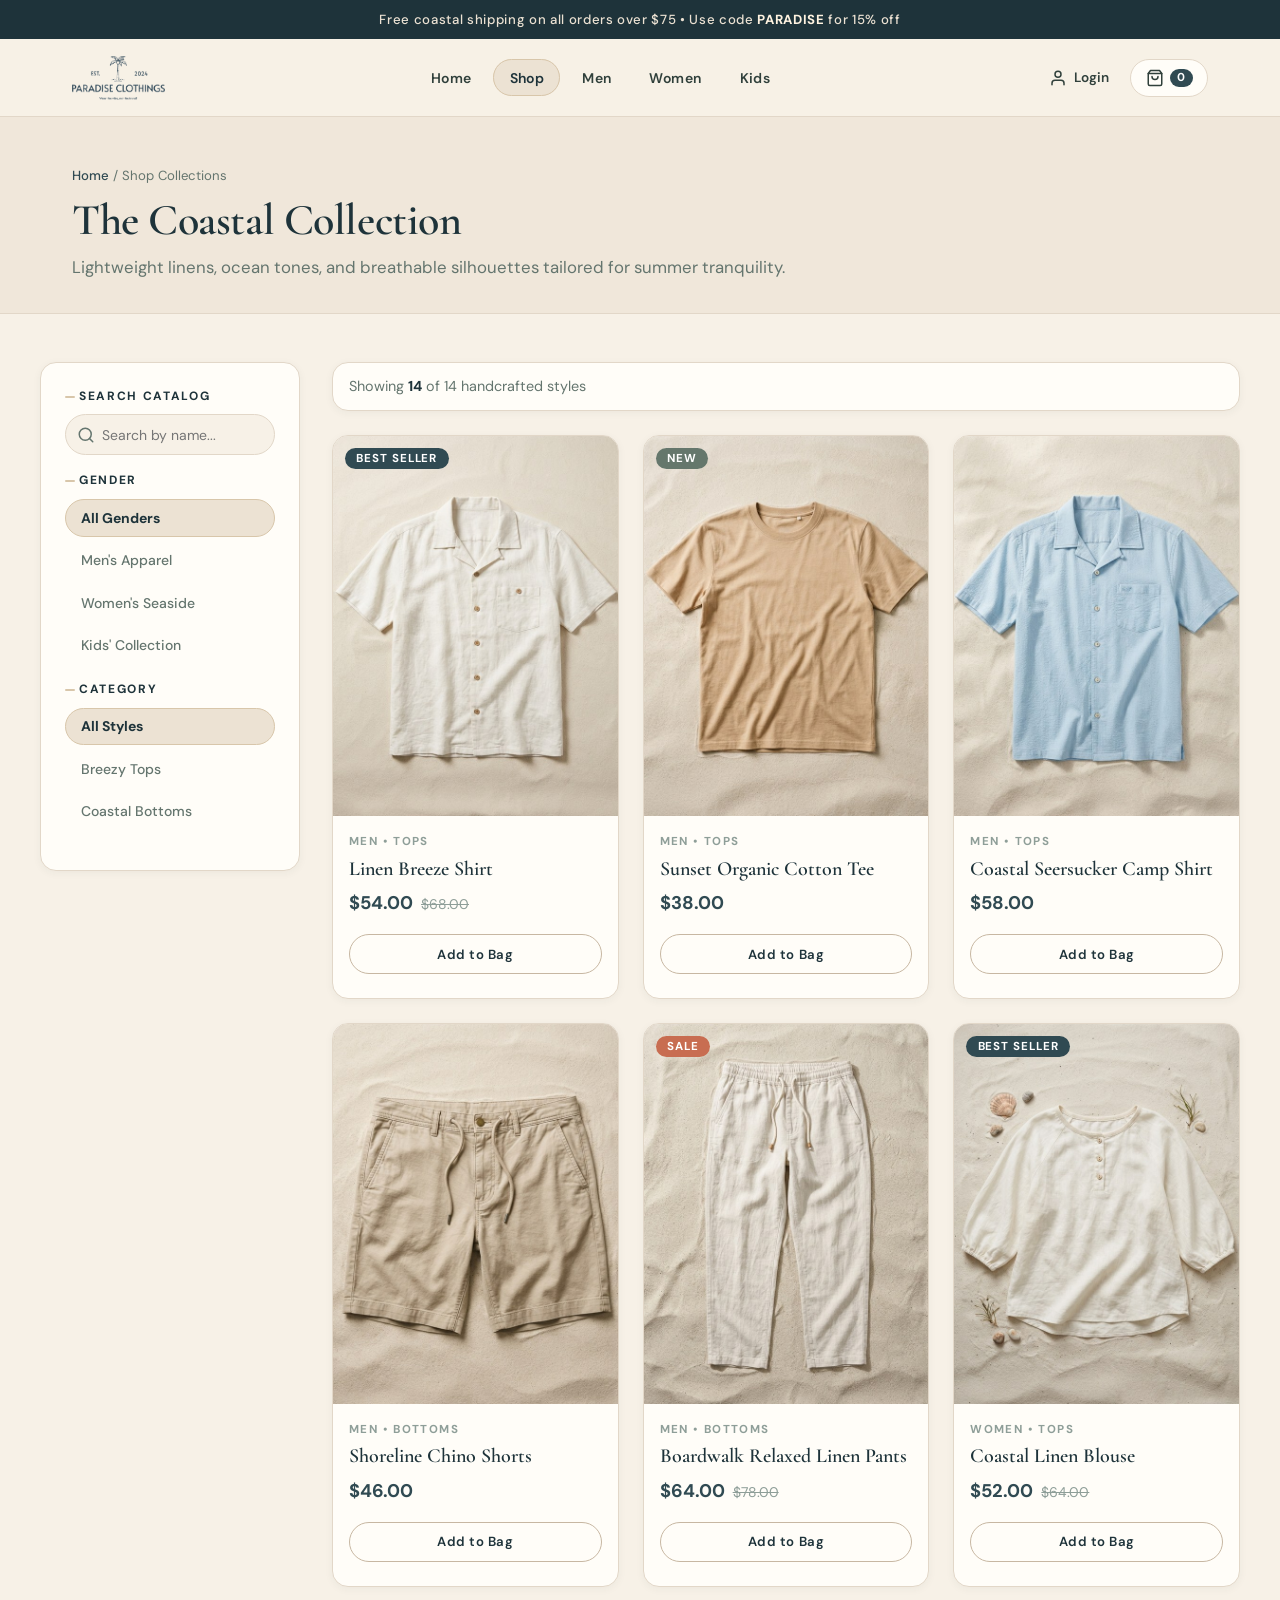
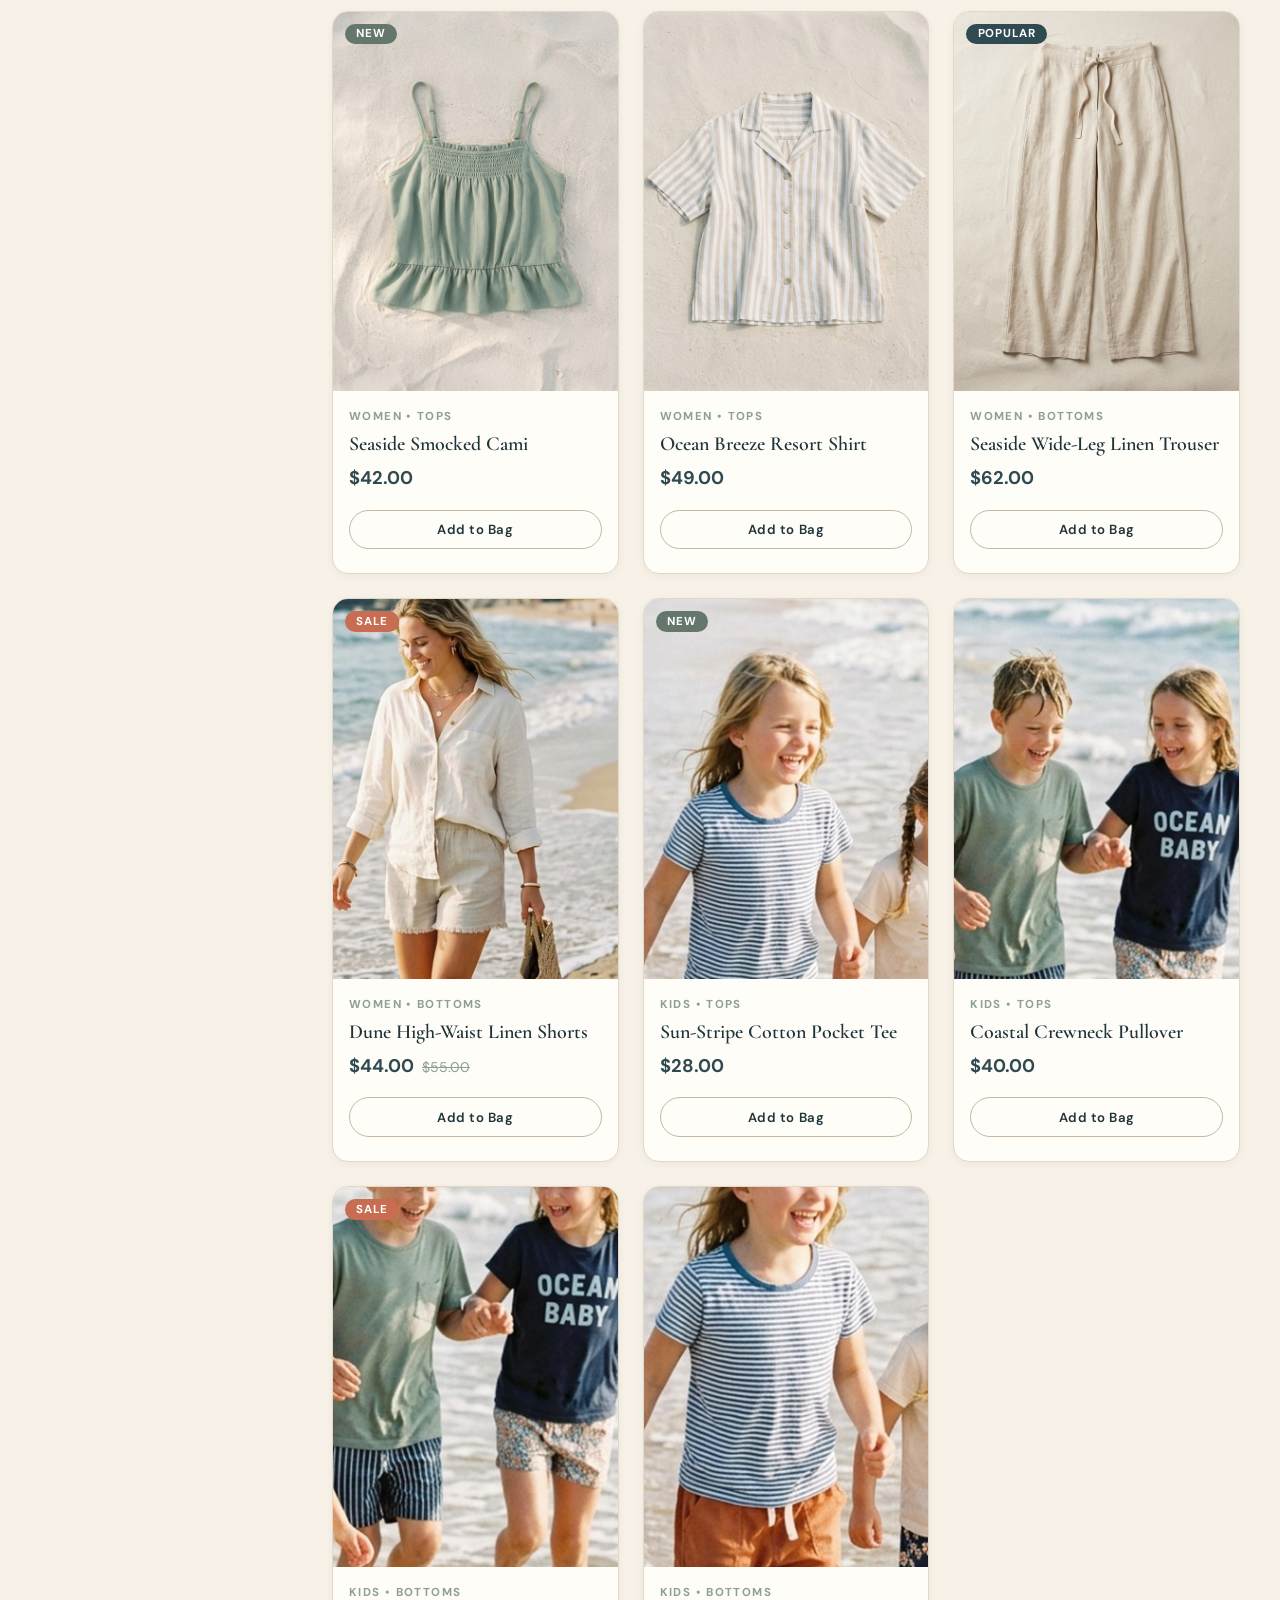
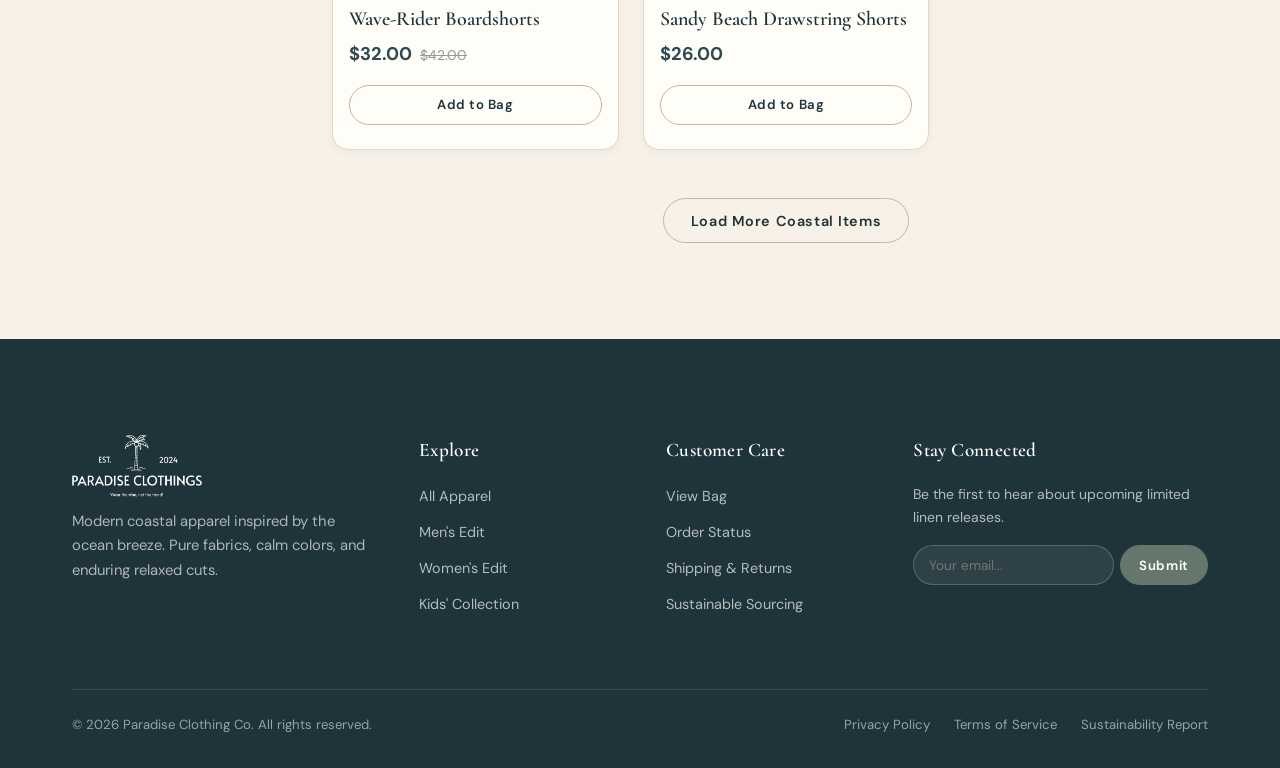
<file: shop.html>
<!DOCTYPE html>
<html lang="en">
<head>
  <meta charset="UTF-8">
  <meta name="viewport" content="width=device-width, initial-scale=1.0">
  <title>Shop Coastal Apparel | Paradise Clothing</title>

  <!-- Favicon -->
  <link rel="icon" type="image/png" sizes="32x32" href="assets/logo/favicon-32x32.png">
  <link rel="icon" type="image/png" sizes="64x64" href="assets/logo/favicon.png">
  <link rel="apple-touch-icon" href="assets/logo/apple-touch-icon.png">

  <!-- Google Fonts -->
  <link rel="preconnect" href="https://fonts.googleapis.com">
  <link rel="preconnect" href="https://fonts.gstatic.com" crossorigin>
  <link href="https://fonts.googleapis.com/css2?family=Cormorant+Garamond:ital,wght@0,400;0,500;0,600;0,700;1,400;1,600&family=DM+Sans:wght@300;400;500;600;700&family=Playfair+Display:ital,wght@0,500;0,600;0,700;1,400&family=Plus+Jakarta+Sans:wght@400;500;600;700&display=swap" rel="stylesheet">

  <!-- Core Stylesheet -->
  <link rel="stylesheet" href="css/style.css">
</head>
<body>

  <!-- Top Announcement Bar -->
  <div class="top-announcement">
    Free coastal shipping on all orders over $75 &bull; Use code <strong>PARADISE</strong> for 15% off
  </div>

  <!-- Shared Responsive Header -->
  <header class="site-header">
    <div class="container header-container">
      <a href="index.html" class="site-logo" aria-label="Paradise Clothing Home">
        <img src="assets/logo/paradise-logo-dark.png" alt="Paradise Clothing Logo" width="102" height="48">
      </a>

      <nav class="main-nav" aria-label="Primary Navigation">
        <ul>
          <li><a href="index.html" class="nav-link">Home</a></li>
          <li><a href="shop.html" class="nav-link active">Shop</a></li>
          <li><a href="shop.html?gender=men" class="nav-link">Men</a></li>
          <li><a href="shop.html?gender=women" class="nav-link">Women</a></li>
          <li><a href="shop.html?gender=kids" class="nav-link">Kids</a></li>
        </ul>
      </nav>

      <div class="header-actions">
        <a href="login.html" class="action-btn" id="nav-auth-link" aria-label="Account / Login">
          <svg width="18" height="18" viewBox="0 0 24 24" fill="none" stroke="currentColor" stroke-width="2" stroke-linecap="round" stroke-linejoin="round">
            <path d="M20 21v-2a4 4 0 0 0-4-4H8a4 4 0 0 0-4 4v2"></path>
            <circle cx="12" cy="7" r="4"></circle>
          </svg>
          <span>Login</span>
        </a>

        <a href="cart.html" class="action-btn cart-btn" aria-label="Shopping Bag">
          <svg width="18" height="18" viewBox="0 0 24 24" fill="none" stroke="currentColor" stroke-width="2" stroke-linecap="round" stroke-linejoin="round">
            <path d="M6 2L3 6v14a2 2 0 0 0 2 2h14a2 2 0 0 0 2-2V6l-3-4z"></path>
            <line x1="3" y1="6" x2="21" y2="6"></line>
            <path d="M16 10a4 4 0 0 1-8 0"></path>
          </svg>
          <span class="cart-badge" id="cart-count">0</span>
        </a>

        <button class="mobile-toggle" id="mobile-menu-toggle" aria-label="Open Navigation Menu" aria-expanded="false">
          <span></span>
          <span></span>
          <span></span>
        </button>
      </div>
    </div>

    <!-- Mobile Drawer Menu -->
    <div class="mobile-menu-drawer" id="mobile-drawer">
      <div class="container">
        <ul class="mobile-menu-links">
          <li><a href="index.html" class="mobile-nav-link">Home</a></li>
          <li><a href="shop.html" class="mobile-nav-link active">Shop All</a></li>
          <li><a href="shop.html?gender=men" class="mobile-nav-link">Men's Collection</a></li>
          <li><a href="shop.html?gender=women" class="mobile-nav-link">Women's Collection</a></li>
          <li><a href="shop.html?gender=kids" class="mobile-nav-link">Kids Collection</a></li>
        </ul>
        <div class="mobile-auth-actions">
          <a href="login.html" class="btn btn-outline btn-block">Sign In / Register</a>
          <a href="cart.html" class="btn btn-primary btn-block mobile-cart-btn">View Bag</a>
        </div>
      </div>
    </div>
  </header>

  <main class="main-content">
    <!-- Page Banner -->
    <section class="shop-hero-banner">
      <div class="container">
        <div class="breadcrumb">
          <a href="index.html">Home</a> / <span>Shop Collections</span>
        </div>
        <h1 class="section-title">The Coastal Collection</h1>
        <p class="section-subtitle">
          Lightweight linens, ocean tones, and breathable silhouettes tailored for summer tranquility.
        </p>
      </div>
    </section>

    <!-- 2-Column Editorial Shop Layout -->
    <div class="container shop-layout">
      <!-- 260px Sticky Filter Sidebar -->
      <aside class="filter-sidebar" aria-label="Product filters">
        <div class="filter-sidebar-header">
          <h2 class="filter-section-title">Search Catalog</h2>
          <div class="search-input-wrap">
            <svg class="search-icon" width="18" height="18" viewBox="0 0 24 24" fill="none" stroke="currentColor" stroke-width="2" stroke-linecap="round" stroke-linejoin="round">
              <circle cx="11" cy="11" r="8"></circle>
              <line x1="21" y1="21" x2="16.65" y2="16.65"></line>
            </svg>
            <input type="search" id="shop-search-input" placeholder="Search by name..." aria-label="Search products">
            <button type="button" class="search-clear-btn" id="search-clear-btn" style="display: none;" aria-label="Clear search text">&times;</button>
          </div>
        </div>

        <div class="filter-group">
          <h3 class="filter-section-title">Gender</h3>
          <div class="filter-pills-col" id="gender-filter-group" role="tablist" aria-label="Filter by gender">
            <button class="pill-btn active" type="button" data-gender="all">All Genders</button>
            <button class="pill-btn" type="button" data-gender="men">Men's Apparel</button>
            <button class="pill-btn" type="button" data-gender="women">Women's Seaside</button>
            <button class="pill-btn" type="button" data-gender="kids">Kids' Collection</button>
          </div>
        </div>

        <div class="filter-group">
          <h3 class="filter-section-title">Category</h3>
          <div class="filter-pills-col" id="type-filter-group" role="tablist" aria-label="Filter by clothing type">
            <button class="pill-btn active" type="button" data-type="all">All Styles</button>
            <button class="pill-btn" type="button" data-type="tops">Breezy Tops</button>
            <button class="pill-btn" type="button" data-type="bottoms">Coastal Bottoms</button>
          </div>
        </div>

        <div class="filter-sidebar-footer">
          <button class="btn-reset-filters" id="reset-filters-btn" type="button" style="display: none;">Reset All Filters</button>
        </div>
      </aside>

      <!-- Shop Main Column: Status Bar, Grid & Pagination -->
      <section class="shop-main" aria-label="Product Catalog">
        <div class="shop-main-toolbar">
          <span class="results-count" id="results-count">Showing <strong>14</strong> handcrafted styles</span>
        </div>

        <div class="products-grid" id="shop-products-grid">
          <!-- Dynamically populated by js/render.js -->
        </div>

        <!-- Pagination / Load More -->
        <div class="pagination-wrap">
          <button class="btn btn-outline" type="button">Load More Coastal Items</button>
        </div>
      </section>
    </div>
  </main>

  <!-- Shared Responsive Footer -->
  <footer class="site-footer">
    <div class="container">
      <div class="footer-top">
        <div class="footer-brand">
          <a href="index.html" class="footer-logo-link" aria-label="Paradise Clothing Home">
            <img src="assets/logo/paradise-logo-white.png" alt="Paradise Clothing" class="footer-logo" width="130" height="61">
          </a>
          <p>
            Modern coastal apparel inspired by the ocean breeze. Pure fabrics, calm colors, and enduring relaxed cuts.
          </p>
        </div>

        <div class="footer-col">
          <h4>Explore</h4>
          <ul>
            <li><a href="shop.html">All Apparel</a></li>
            <li><a href="shop.html?gender=men">Men's Edit</a></li>
            <li><a href="shop.html?gender=women">Women's Edit</a></li>
            <li><a href="shop.html?gender=kids">Kids' Collection</a></li>
          </ul>
        </div>

        <div class="footer-col">
          <h4>Customer Care</h4>
          <ul>
            <li><a href="cart.html">View Bag</a></li>
            <li><a href="login.html">Order Status</a></li>
            <li><a href="#">Shipping & Returns</a></li>
            <li><a href="#">Sustainable Sourcing</a></li>
          </ul>
        </div>

        <div class="footer-col footer-newsletter">
          <h4>Stay Connected</h4>
          <p>Be the first to hear about upcoming limited linen releases.</p>
          <div class="footer-input-row">
            <input type="email" placeholder="Your email..." aria-label="Newsletter input">
            <button type="button" class="btn btn-accent btn-sm">Submit</button>
          </div>
        </div>
      </div>

      <div class="footer-bottom">
        <p>&copy; 2026 Paradise Clothing Co. All rights reserved.</p>
        <div class="footer-legal-links">
          <a href="#">Privacy Policy</a>
          <a href="#">Terms of Service</a>
          <a href="#">Sustainability Report</a>
        </div>
      </div>
    </div>
  </footer>

  <!-- Application Scripts -->
  <script src="js/data.js"></script>
  <script src="js/render.js"></script>
  <script src="js/cart.js"></script>
  <script src="js/auth.js"></script>
  <script src="js/main.js"></script>
</body>
</html>
</file>
<file: css/style.css>
/* ==========================================================================
   Paradise Clothing - Master Stylesheet (Phase 11 Redesign)
   Aesthetic: Warm, Editorial, Coastal & Beach-Lifestyle Apparel
   Palette: Cream, Ivory, Warm Sand, Muted Beige, Deep Coastal, Sage Green
   ========================================================================== */

/* --------------------------------------------------------------------------
   1. Design Tokens & CSS Custom Properties
   -------------------------------------------------------------------------- */
:root {
  /* Warm Coastal Color Palette */
  --color-bg: #F7F1E7;            /* Warm Cream Background */
  --color-surface: #FFFDF8;       /* Soft Ivory Surface */
  --color-surface-tint: #F0E7DA;  /* Natural Sand Tint */
  --color-sand: #D8C6AA;          /* Warm Sand Accent */
  --color-sand-light: #ECE2D3;    /* Light Sand */
  --color-beige: #C8B394;         /* Muted Natural Beige */
  
  --color-primary: #304A52;       /* Deep Coastal Teal / Slate Blue */
  --color-primary-dark: #1E333A;  /* Deep Ocean Navy / Charcoal */
  --color-primary-light: #4A6E78; /* Softened Deep Coastal */
  
  --color-accent: #65776C;        /* Muted Sage Green */
  --color-accent-light: #E7EFEA;  /* Pale Sage Tint */
  --color-coastal-blue: #AFC8C8;  /* Soft Sky Coastal Blue */
  --color-brown: #806B55;         /* Warm Earthy Driftwood Brown */
  
  --color-white: #FFFFFF;
  --color-text-main: #30403B;     /* Dark Coastal Charcoal */
  --color-text-muted: #64756E;    /* Muted Slate Text */
  --color-text-light: #8E9E98;    /* Subdued Light Text */
  
  --color-border: #E2D7C8;        /* Warm Subtle Sand Border */
  --color-border-light: #EFE7DC;  /* Soft Divider Border */
  --color-border-dark: #C7B7A2;   /* Distinct Border */
  
  --color-sale: #C86D51;          /* Terracotta / Sunset Coral */
  --color-success: #3E8268;       /* Deep Sea Green */
  --color-error: #C24B4B;         /* Muted Coral Red */

  /* Typography */
  --font-heading: 'Cormorant Garamond', 'Playfair Display', Georgia, serif;
  --font-body: 'DM Sans', 'Plus Jakarta Sans', system-ui, -apple-system, sans-serif;

  /* Spacing Scale */
  --space-2xs: 0.25rem;  /* 4px */
  --space-xs: 0.5rem;    /* 8px */
  --space-sm: 0.75rem;   /* 12px */
  --space-md: 1rem;      /* 16px */
  --space-lg: 1.5rem;    /* 24px */
  --space-xl: 2rem;      /* 32px */
  --space-2xl: 3rem;     /* 48px */
  --space-3xl: 4.5rem;   /* 72px */
  --space-4xl: 6rem;     /* 96px */

  /* Layout Dimensions */
  --container-max: 1200px;
  --header-height: 78px;
  --radius-sm: 6px;
  --radius-md: 10px;
  --radius-lg: 16px;
  --radius-xl: 22px;
  --radius-pill: 9999px;

  /* Shadows */
  --shadow-sm: 0 2px 8px rgba(48, 64, 59, 0.05);
  --shadow-md: 0 6px 20px rgba(48, 64, 59, 0.08);
  --shadow-lg: 0 14px 40px rgba(48, 64, 59, 0.12);
  --shadow-card: 0 4px 16px rgba(48, 64, 59, 0.06);

  /* Transitions */
  --transition-fast: 0.18s cubic-bezier(0.22, 0.61, 0.36, 1);
  --transition-normal: 0.3s cubic-bezier(0.22, 0.61, 0.36, 1);
  --transition-slow: 0.5s cubic-bezier(0.22, 0.61, 0.36, 1);
}

/* --------------------------------------------------------------------------
   2. Reset & Base Typography
   -------------------------------------------------------------------------- */
*,
*::before,
*::after {
  box-sizing: border-box;
  margin: 0;
  padding: 0;
}

html {
  font-size: 16px;
  scroll-behavior: smooth;
  overflow-x: hidden;
}

body {
  font-family: var(--font-body);
  color: var(--color-text-main);
  background-color: var(--color-bg);
  line-height: 1.65;
  min-height: 100vh;
  display: flex;
  flex-direction: column;
  overflow-x: hidden;
  -webkit-font-smoothing: antialiased;
  -moz-osx-font-smoothing: grayscale;
}

img, svg {
  max-width: 100%;
  height: auto;
  display: block;
}

a {
  color: inherit;
  text-decoration: none;
  transition: color var(--transition-fast), border-color var(--transition-fast);
}

ul, ol {
  list-style: none;
}

button {
  font-family: inherit;
  cursor: pointer;
  border: none;
  background: none;
}

input, select, textarea {
  font-family: inherit;
}

/* Screen reader utility */
.sr-only {
  position: absolute;
  width: 1px;
  height: 1px;
  padding: 0;
  margin: -1px;
  overflow: hidden;
  clip: rect(0, 0, 0, 0);
  white-space: nowrap;
  border-width: 0;
}

/* --------------------------------------------------------------------------
   3. Layout Utilities
   -------------------------------------------------------------------------- */
.container {
  max-width: var(--container-max);
  margin-left: auto;
  margin-right: auto;
  padding-left: var(--space-xl);
  padding-right: var(--space-xl);
  width: 100%;
}

.main-content {
  flex: 1 0 auto;
}

.section-header {
  text-align: center;
  margin-bottom: var(--space-2xl);
  max-width: 680px;
  margin-left: auto;
  margin-right: auto;
}

.section-tag {
  display: inline-flex;
  align-items: center;
  gap: var(--space-2xs);
  font-size: 0.78rem;
  font-weight: 700;
  text-transform: uppercase;
  letter-spacing: 0.16em;
  color: var(--color-primary);
  margin-bottom: var(--space-xs);
  background-color: var(--color-sand-light);
  padding: 0.25rem 0.85rem;
  border-radius: var(--radius-pill);
  border: 1px solid var(--color-sand);
}

.section-title {
  font-family: var(--font-heading);
  font-size: clamp(2rem, 3.8vw, 2.75rem);
  font-weight: 600;
  color: var(--color-primary-dark);
  line-height: 1.15;
  margin-bottom: var(--space-xs);
  letter-spacing: -0.01em;
}

.section-subtitle {
  font-size: 1.05rem;
  color: var(--color-text-muted);
  line-height: 1.6;
}

/* --------------------------------------------------------------------------
   4. Buttons & Badges
   -------------------------------------------------------------------------- */
.btn {
  display: inline-flex;
  align-items: center;
  justify-content: center;
  gap: var(--space-xs);
  padding: 0.8rem 1.65rem;
  border-radius: var(--radius-pill);
  font-family: var(--font-body);
  font-size: 0.9rem;
  font-weight: 600;
  letter-spacing: 0.04em;
  transition: all var(--transition-normal);
  cursor: pointer;
  white-space: nowrap;
  border: 1.5px solid transparent;
}

.btn-primary {
  background-color: var(--color-primary);
  color: var(--color-white);
  border-color: var(--color-primary);
  box-shadow: 0 4px 14px rgba(48, 74, 82, 0.22);
}

.btn-primary:hover {
  background-color: var(--color-primary-dark);
  border-color: var(--color-primary-dark);
  color: var(--color-white);
  transform: translateY(-2px);
  box-shadow: 0 8px 22px rgba(48, 74, 82, 0.32);
}

.btn-outline {
  background-color: transparent;
  color: var(--color-primary-dark);
  border-color: var(--color-border-dark);
}

.btn-outline:hover {
  background-color: var(--color-surface);
  border-color: var(--color-primary);
  color: var(--color-primary);
  transform: translateY(-2px);
  box-shadow: var(--shadow-sm);
}

.btn-ghost {
  background-color: rgba(255, 253, 248, 0.65);
  backdrop-filter: blur(8px);
  -webkit-backdrop-filter: blur(8px);
  color: var(--color-primary-dark);
  border-color: var(--color-sand);
}

.btn-ghost:hover {
  background-color: var(--color-surface);
  border-color: var(--color-primary);
  color: var(--color-primary);
  transform: translateY(-2px);
}

.btn-accent {
  background-color: var(--color-accent);
  color: var(--color-white);
  border-color: var(--color-accent);
}

.btn-accent:hover {
  background-color: #526359;
  border-color: #526359;
  color: var(--color-white);
  transform: translateY(-2px);
}

.btn-sm {
  padding: 0.55rem 1.15rem;
  font-size: 0.825rem;
}

.btn-lg {
  padding: 0.95rem 2rem;
  font-size: 1rem;
}

.btn-block {
  width: 100%;
}

/* Badges */
.badge {
  display: inline-flex;
  align-items: center;
  justify-content: center;
  font-size: 0.72rem;
  font-weight: 700;
  text-transform: uppercase;
  letter-spacing: 0.08em;
  padding: 0.28rem 0.7rem;
  border-radius: var(--radius-pill);
  line-height: 1;
}

.badge-popular {
  background-color: var(--color-primary);
  color: var(--color-white);
}

.badge-sale {
  background-color: var(--color-sale);
  color: var(--color-white);
}

.badge-new {
  background-color: var(--color-accent);
  color: var(--color-white);
}

/* --------------------------------------------------------------------------
   5. Shared Header & Navigation
   -------------------------------------------------------------------------- */
.top-announcement {
  background-color: var(--color-primary-dark);
  color: var(--color-sand-light);
  font-size: 0.825rem;
  letter-spacing: 0.05em;
  text-align: center;
  padding: 0.55rem var(--space-md);
  font-weight: 500;
  position: relative;
  z-index: 102;
}

.top-announcement strong {
  color: #FFF3E0;
  font-weight: 700;
}

.site-header {
  position: sticky;
  top: 0;
  left: 0;
  right: 0;
  z-index: 100;
  height: var(--header-height);
  background-color: rgba(247, 241, 231, 0.96);
  backdrop-filter: blur(14px);
  -webkit-backdrop-filter: blur(14px);
  border-bottom: 1px solid var(--color-border);
  transition: all var(--transition-normal);
}

.site-header.scrolled {
  background-color: rgba(255, 253, 248, 0.97);
  box-shadow: 0 4px 20px rgba(48, 64, 59, 0.08);
  border-bottom-color: var(--color-sand);
}

.header-container {
  display: flex;
  align-items: center;
  justify-content: space-between;
  height: 100%;
}

/* Brand Logo */
.site-logo {
  display: flex;
  align-items: center;
  gap: var(--space-2xs);
  transition: opacity var(--transition-fast), transform var(--transition-fast);
}

.site-logo:hover {
  opacity: 0.9;
  transform: translateY(-1px);
}

.site-logo img {
  height: 44px;
  width: auto;
  object-fit: contain;
}

/* Main Desktop Navigation */
.main-nav ul {
  display: flex;
  align-items: center;
  gap: 0.35rem;
}

.nav-link {
  font-size: 0.875rem;
  font-weight: 600;
  letter-spacing: 0.03em;
  color: var(--color-text-main);
  padding: 0.55rem 0.95rem;
  border-radius: var(--radius-pill);
  border: 1px solid transparent;
  transition: all var(--transition-fast);
}

.nav-link:hover {
  color: var(--color-primary-dark);
  background-color: var(--color-surface-tint);
}

.nav-link.active {
  color: var(--color-primary-dark);
  background-color: var(--color-sand-light);
  border-color: var(--color-sand);
}

/* Header Actions */
.header-actions {
  display: flex;
  align-items: center;
  gap: var(--space-xs);
}

.action-btn {
  display: flex;
  align-items: center;
  gap: 0.4rem;
  font-size: 0.85rem;
  font-weight: 600;
  color: var(--color-text-main);
  padding: 0.5rem 0.85rem;
  border-radius: var(--radius-pill);
  transition: all var(--transition-fast);
}

.action-btn:hover {
  color: var(--color-primary);
  background-color: var(--color-surface-tint);
}

.cart-btn {
  position: relative;
  background-color: var(--color-surface);
  border: 1px solid var(--color-border);
  padding: 0.55rem 0.9rem;
}

.cart-btn:hover {
  border-color: var(--color-primary);
}

.cart-badge {
  background-color: var(--color-primary);
  color: var(--color-white);
  font-size: 0.72rem;
  font-weight: 700;
  border-radius: var(--radius-pill);
  padding: 0.15rem 0.45rem;
  min-width: 18px;
  height: 18px;
  display: inline-flex;
  align-items: center;
  justify-content: center;
  line-height: 1;
}

/* Mobile Toggle Hamburger */
.mobile-toggle {
  display: none;
  flex-direction: column;
  justify-content: center;
  gap: 5px;
  width: 42px;
  height: 42px;
  padding: 9px;
  background-color: var(--color-surface);
  border: 1px solid var(--color-border);
  border-radius: var(--radius-md);
  color: var(--color-primary);
}

.mobile-toggle span {
  display: block;
  width: 100%;
  height: 2px;
  background-color: currentColor;
  border-radius: 2px;
  transition: transform var(--transition-normal), opacity var(--transition-fast);
}

.mobile-toggle.is-active span:nth-child(1) {
  transform: translateY(7px) rotate(45deg);
}

.mobile-toggle.is-active span:nth-child(2) {
  opacity: 0;
}

.mobile-toggle.is-active span:nth-child(3) {
  transform: translateY(-7px) rotate(-45deg);
}

/* Mobile Drawer Menu */
.mobile-menu-drawer {
  display: none;
  position: absolute;
  top: 100%;
  left: 0;
  right: 0;
  background-color: var(--color-surface);
  border-bottom: 1px solid var(--color-border);
  box-shadow: var(--shadow-lg);
  padding: var(--space-lg) 0 var(--space-xl);
  max-height: calc(100vh - var(--header-height));
  overflow-y: auto;
  -webkit-overflow-scrolling: touch;
}

.mobile-menu-drawer.is-open {
  display: block;
  animation: slideDownMobile 0.24s cubic-bezier(0.22, 0.61, 0.36, 1);
}

@keyframes slideDownMobile {
  from {
    opacity: 0;
    transform: translateY(-10px);
  }
  to {
    opacity: 1;
    transform: translateY(0);
  }
}

.mobile-menu-links {
  display: flex;
  flex-direction: column;
  gap: 0.35rem;
  margin-bottom: var(--space-lg);
}

.mobile-nav-link {
  display: flex;
  align-items: center;
  font-size: 1.05rem;
  font-weight: 600;
  color: var(--color-primary-dark);
  padding: 0.75rem var(--space-md);
  border-radius: var(--radius-md);
  min-height: 44px;
}

.mobile-nav-link:hover,
.mobile-nav-link.active {
  background-color: var(--color-surface-tint);
  color: var(--color-primary);
}

.mobile-auth-actions {
  display: flex;
  flex-direction: column;
  gap: var(--space-sm);
  padding-top: var(--space-sm);
  border-top: 1px solid var(--color-border-light);
}

/* --------------------------------------------------------------------------
   6. Homepage Hero Section
   -------------------------------------------------------------------------- */
.hero-section {
  position: relative;
  min-height: calc(92vh - var(--header-height));
  display: flex;
  align-items: center;
  justify-content: flex-start;
  padding: var(--space-3xl) 0 var(--space-4xl);
  background-color: var(--color-bg);
  background-image:
    linear-gradient(
      105deg,
      rgba(247, 241, 231, 0.94) 0%,
      rgba(247, 241, 231, 0.72) 48%,
      rgba(48, 74, 82, 0.32) 100%
    ),
    url('../assets/hero/hero-coastal.jpg');
  background-size: cover;
  background-position: center center;
  background-repeat: no-repeat;
  overflow: hidden;
}

.hero-content {
  max-width: 650px;
  position: relative;
  z-index: 2;
  animation: heroFadeIn 0.9s var(--transition-normal) both;
}

@keyframes heroFadeIn {
  from {
    opacity: 0;
    transform: translateY(22px);
  }
  to {
    opacity: 1;
    transform: translateY(0);
  }
}

.hero-badge {
  display: inline-flex;
  align-items: center;
  gap: var(--space-2xs);
  font-size: 0.78rem;
  font-weight: 700;
  letter-spacing: 0.18em;
  text-transform: uppercase;
  color: var(--color-primary-dark);
  background-color: rgba(255, 253, 248, 0.85);
  backdrop-filter: blur(8px);
  -webkit-backdrop-filter: blur(8px);
  padding: 0.35rem 0.95rem;
  border-radius: var(--radius-pill);
  border: 1px solid var(--color-sand);
  margin-bottom: var(--space-md);
}

.hero-title {
  font-family: var(--font-heading);
  font-size: clamp(3rem, 6.5vw, 5.2rem);
  font-weight: 600;
  line-height: 1.05;
  color: var(--color-primary-dark);
  margin-bottom: var(--space-sm);
  letter-spacing: -0.015em;
}

.hero-title-accent {
  font-style: italic;
  color: var(--color-primary);
  font-weight: 500;
}

.hero-tagline {
  font-family: var(--font-heading);
  font-size: clamp(1.2rem, 2.5vw, 1.6rem);
  font-style: italic;
  color: var(--color-primary);
  margin-bottom: var(--space-md);
}

.hero-description {
  font-size: 1.05rem;
  color: var(--color-text-muted);
  line-height: 1.75;
  margin-bottom: var(--space-xl);
  background-color: rgba(255, 253, 248, 0.65);
  backdrop-filter: blur(6px);
  -webkit-backdrop-filter: blur(6px);
  padding: var(--space-sm) var(--space-md);
  border-radius: var(--radius-md);
  border-left: 3px solid var(--color-sand);
  max-width: 520px;
}

.hero-cta-group {
  display: flex;
  gap: var(--space-sm);
  flex-wrap: wrap;
}

/* Editorial Scroll Indicator */
.hero-scroll-hint {
  position: absolute;
  bottom: var(--space-md);
  left: 50%;
  transform: translateX(-50%);
  display: flex;
  flex-direction: column;
  align-items: center;
  gap: var(--space-2xs);
  font-size: 0.68rem;
  font-weight: 700;
  letter-spacing: 0.22em;
  text-transform: uppercase;
  color: var(--color-primary);
  z-index: 2;
  opacity: 0.85;
}

.hero-scroll-line {
  width: 1px;
  height: 38px;
  background: linear-gradient(to bottom, var(--color-primary), transparent);
  position: relative;
  overflow: hidden;
}

.hero-scroll-line::after {
  content: '';
  position: absolute;
  top: -100%;
  left: 0;
  width: 100%;
  height: 100%;
  background: var(--color-sand);
  animation: scrollLineSlide 2.2s ease-in-out infinite;
}

@keyframes scrollLineSlide {
  0% { top: -100%; }
  50% { top: 0%; }
  100% { top: 100%; }
}

/* --------------------------------------------------------------------------
   7. Perks & Values Strip
   -------------------------------------------------------------------------- */
.perks-strip {
  background-color: var(--color-surface-tint);
  border-top: 1px solid var(--color-border);
  border-bottom: 1px solid var(--color-border);
  padding: var(--space-xl) 0;
}

.perks-grid {
  display: grid;
  grid-template-columns: repeat(4, 1fr);
  gap: var(--space-lg);
}

.perk-card {
  display: flex;
  align-items: center;
  gap: var(--space-md);
}

.perk-icon {
  width: 46px;
  height: 46px;
  border-radius: 50%;
  background-color: var(--color-surface);
  border: 1px solid var(--color-sand);
  color: var(--color-primary);
  display: flex;
  align-items: center;
  justify-content: center;
  flex-shrink: 0;
}

.perk-info h4 {
  font-family: var(--font-heading);
  font-size: 1.05rem;
  font-weight: 600;
  color: var(--color-primary-dark);
  margin-bottom: 0.15rem;
}

.perk-info p {
  font-size: 0.825rem;
  color: var(--color-text-muted);
}

/* --------------------------------------------------------------------------
   8. Categories Section
   -------------------------------------------------------------------------- */
.categories-section {
  padding: var(--space-4xl) 0;
}

.categories-grid {
  display: grid;
  grid-template-columns: 1fr 1.15fr 1fr;
  gap: var(--space-lg);
  align-items: stretch;
}

.category-card {
  background-color: var(--color-surface);
  border: 1px solid var(--color-border);
  border-radius: var(--radius-xl);
  overflow: hidden;
  box-shadow: var(--shadow-card);
  transition: transform var(--transition-normal), box-shadow var(--transition-normal), border-color var(--transition-normal);
  display: flex;
  flex-direction: column;
}

.category-card:hover {
  transform: translateY(-6px);
  box-shadow: var(--shadow-lg);
  border-color: var(--color-sand);
}

.category-card--featured {
  margin-top: -16px;
  border-color: var(--color-sand);
  box-shadow: var(--shadow-md);
}

.category-image-wrap {
  aspect-ratio: 4/5;
  overflow: hidden;
  position: relative;
  background-color: var(--color-surface-tint);
}

.category-image-wrap::after {
  content: '';
  position: absolute;
  inset: 0;
  background: linear-gradient(
    to bottom,
    rgba(48, 74, 82, 0.02) 0%,
    rgba(48, 74, 82, 0.35) 100%
  );
  transition: opacity var(--transition-normal);
}

.category-card:hover .category-image-wrap::after {
  opacity: 0.8;
}

.category-image-wrap img {
  width: 100%;
  height: 100%;
  object-fit: cover;
  transition: transform var(--transition-slow);
}

.category-card:hover .category-image-wrap img {
  transform: scale(1.05);
}

.category-body {
  padding: var(--space-lg);
  display: flex;
  flex-direction: column;
  flex: 1 0 auto;
}

.category-title {
  font-family: var(--font-heading);
  font-size: 1.5rem;
  font-weight: 600;
  color: var(--color-primary-dark);
  margin-bottom: 0.25rem;
}

.category-desc {
  font-size: 0.875rem;
  color: var(--color-text-muted);
  line-height: 1.55;
  margin-bottom: var(--space-md);
  flex-grow: 1;
}

.category-link {
  display: inline-flex;
  align-items: center;
  gap: var(--space-xs);
  font-size: 0.85rem;
  font-weight: 700;
  letter-spacing: 0.04em;
  color: var(--color-primary);
  transition: gap var(--transition-fast), color var(--transition-fast);
}

.category-card:hover .category-link {
  gap: var(--space-sm);
  color: var(--color-primary-dark);
}

/* --------------------------------------------------------------------------
   9. Featured Products & Product Card Catalog
   -------------------------------------------------------------------------- */
.featured-section {
  padding: var(--space-4xl) 0;
  background-color: var(--color-surface);
  border-top: 1px solid var(--color-border);
  border-bottom: 1px solid var(--color-border);
}

.products-grid {
  display: grid;
  grid-template-columns: repeat(3, 1fr);
  gap: var(--space-lg);
}

.product-card {
  background-color: var(--color-surface);
  border: 1px solid var(--color-border);
  border-radius: var(--radius-lg);
  overflow: hidden;
  box-shadow: var(--shadow-sm);
  transition: transform var(--transition-normal), box-shadow var(--transition-normal), border-color var(--transition-normal);
  display: flex;
  flex-direction: column;
}

.product-card:hover {
  transform: translateY(-5px);
  box-shadow: var(--shadow-md);
  border-color: var(--color-sand);
}

.product-thumb-wrap {
  aspect-ratio: 3/4;
  overflow: hidden;
  position: relative;
  background-color: var(--color-surface-tint);
}

.product-thumb-wrap img {
  width: 100%;
  height: 100%;
  object-fit: cover;
  transition: transform var(--transition-slow);
}

.product-card:hover .product-thumb-wrap img {
  transform: scale(1.05);
}

.product-badge-pos {
  position: absolute;
  top: 12px;
  left: 12px;
  z-index: 2;
}

.product-body {
  padding: var(--space-md) var(--space-md) var(--space-lg);
  display: flex;
  flex-direction: column;
  flex: 1 0 auto;
}

.product-cat {
  font-size: 0.72rem;
  font-weight: 700;
  text-transform: uppercase;
  letter-spacing: 0.12em;
  color: var(--color-text-light);
  margin-bottom: 0.35rem;
}

.product-name {
  font-family: var(--font-heading);
  font-size: 1.25rem;
  font-weight: 600;
  color: var(--color-primary-dark);
  margin-bottom: 0.4rem;
  line-height: 1.25;
}

.product-pricing {
  display: flex;
  align-items: baseline;
  gap: 0.5rem;
  margin-bottom: var(--space-md);
  margin-top: auto;
}

.current-price {
  font-size: 1.15rem;
  font-weight: 700;
  color: var(--color-primary);
}

.original-price {
  font-size: 0.875rem;
  color: var(--color-text-light);
  text-decoration: line-through;
}

.add-to-cart-btn {
  border-radius: var(--radius-pill);
  font-weight: 600;
  letter-spacing: 0.04em;
  padding: 0.65rem 1rem;
}

/* --------------------------------------------------------------------------
   10. Brand Philosophy & Story Spotlight
   -------------------------------------------------------------------------- */
.story-spotlight {
  padding: var(--space-4xl) 0;
  background-color: var(--color-bg);
}

.story-grid {
  display: grid;
  grid-template-columns: 1fr 1.2fr;
  gap: var(--space-2xl);
  align-items: center;
}

.story-card-graphic {
  background-color: var(--color-surface-tint);
  border: 1px solid var(--color-sand);
  border-radius: var(--radius-xl);
  padding: var(--space-3xl) var(--space-xl);
  position: relative;
  box-shadow: var(--shadow-sm);
  text-align: center;
}

.story-quote {
  font-family: var(--font-heading);
  font-size: clamp(1.4rem, 2.5vw, 1.85rem);
  font-style: italic;
  color: var(--color-primary-dark);
  line-height: 1.35;
  margin-bottom: var(--space-md);
}

.story-author {
  font-size: 0.85rem;
  font-weight: 600;
  letter-spacing: 0.1em;
  text-transform: uppercase;
  color: var(--color-accent);
}

.story-content h2 {
  font-family: var(--font-heading);
  font-size: clamp(2rem, 3.5vw, 2.75rem);
  font-weight: 600;
  color: var(--color-primary-dark);
  line-height: 1.15;
  margin-bottom: var(--space-md);
}

.story-content p {
  color: var(--color-text-muted);
  font-size: 1.05rem;
  line-height: 1.75;
  margin-bottom: var(--space-md);
}

/* --------------------------------------------------------------------------
   11. Promotional CTA & Coastal Club Banner
   -------------------------------------------------------------------------- */
.cta-banner {
  background: linear-gradient(
    135deg,
    #1E333A 0%,
    #2B4850 50%,
    #1A2F35 100%
  );
  padding: var(--space-4xl) 0;
  position: relative;
  overflow: hidden;
  color: var(--color-white);
  text-align: center;
}

.cta-banner::before,
.cta-banner::after {
  content: '';
  position: absolute;
  border-radius: 50%;
  background: rgba(255, 255, 255, 0.04);
  pointer-events: none;
}

.cta-banner::before {
  width: 520px;
  height: 520px;
  top: -180px;
  right: -100px;
}

.cta-banner::after {
  width: 360px;
  height: 360px;
  bottom: -140px;
  left: -80px;
}

.cta-box {
  max-width: 620px;
  margin: 0 auto;
  position: relative;
  z-index: 2;
}

.cta-box .section-tag {
  background-color: rgba(255, 255, 255, 0.1);
  color: #FFF3E0;
  border-color: rgba(255, 255, 255, 0.2);
}

.cta-box h2 {
  font-family: var(--font-heading);
  font-size: clamp(2rem, 4vw, 3rem);
  font-weight: 600;
  color: var(--color-white);
  margin-top: var(--space-xs);
  margin-bottom: var(--space-sm);
  line-height: 1.15;
}

.cta-box p {
  font-size: 1.05rem;
  color: rgba(255, 255, 255, 0.78);
  line-height: 1.65;
  margin-bottom: var(--space-xl);
}

.cta-box p strong {
  color: #FFE0B2;
}

.newsletter-form {
  display: flex;
  gap: var(--space-xs);
  max-width: 480px;
  margin: 0 auto;
}

.newsletter-form input {
  flex: 1;
  padding: 0.85rem var(--space-lg);
  border-radius: var(--radius-pill);
  border: 1px solid rgba(255, 255, 255, 0.25);
  background-color: rgba(255, 253, 248, 0.95);
  color: var(--color-primary-dark);
  font-size: 0.925rem;
  outline: none;
}

.newsletter-form input:focus {
  border-color: var(--color-sand);
  box-shadow: 0 0 0 3px rgba(216, 198, 170, 0.35);
}

/* --------------------------------------------------------------------------
   12. Shop Page Layout & Filter Sidebar
   -------------------------------------------------------------------------- */
.shop-hero-banner {
  background-color: var(--color-surface-tint);
  border-bottom: 1px solid var(--color-border);
  padding: var(--space-2xl) 0 var(--space-xl);
}

.breadcrumb {
  font-size: 0.825rem;
  color: var(--color-text-muted);
  margin-bottom: var(--space-xs);
}

.breadcrumb a {
  color: var(--color-primary);
  font-weight: 500;
}

.breadcrumb a:hover {
  text-decoration: underline;
}

/* 2-Column Editorial Shop Layout */
.shop-layout {
  display: grid;
  grid-template-columns: 260px 1fr;
  gap: var(--space-xl);
  padding: var(--space-2xl) 0 var(--space-4xl);
  align-items: start;
}

.filter-sidebar {
  position: sticky;
  top: calc(var(--header-height) + var(--space-md));
  background-color: var(--color-surface);
  border: 1px solid var(--color-border);
  border-radius: var(--radius-lg);
  padding: var(--space-lg);
  box-shadow: var(--shadow-sm);
  display: flex;
  flex-direction: column;
  gap: var(--space-md);
}

.filter-section-title {
  font-size: 0.75rem;
  font-weight: 700;
  letter-spacing: 0.14em;
  text-transform: uppercase;
  color: var(--color-primary-dark);
  margin-bottom: var(--space-xs);
  display: flex;
  align-items: center;
  gap: var(--space-2xs);
}

.filter-section-title::before {
  content: '';
  display: inline-block;
  width: 10px;
  height: 2px;
  background-color: var(--color-sand);
  border-radius: 2px;
}

.filter-pills-col {
  display: flex;
  flex-direction: column;
  gap: 0.3rem;
}

.pill-btn {
  display: flex;
  align-items: center;
  justify-content: flex-start;
  width: 100%;
  padding: 0.55rem 0.95rem;
  border-radius: var(--radius-pill);
  font-size: 0.875rem;
  font-weight: 500;
  color: var(--color-text-muted);
  background-color: transparent;
  border: 1px solid transparent;
  transition: all var(--transition-fast);
}

.pill-btn:hover {
  background-color: var(--color-surface-tint);
  color: var(--color-primary-dark);
  border-color: var(--color-border);
}

.pill-btn.active {
  background-color: var(--color-sand-light);
  color: var(--color-primary-dark);
  border-color: var(--color-sand);
  font-weight: 700;
}

.search-input-wrap {
  position: relative;
  width: 100%;
}

.search-icon {
  position: absolute;
  top: 50%;
  left: 12px;
  transform: translateY(-50%);
  color: var(--color-text-muted);
  pointer-events: none;
}

.search-input-wrap input[type="search"] {
  width: 100%;
  padding: 0.65rem 2rem 0.65rem 2.25rem;
  border: 1px solid var(--color-border);
  border-radius: var(--radius-pill);
  background-color: var(--color-bg);
  font-size: 0.875rem;
  color: var(--color-text-main);
  outline: none;
  transition: border-color var(--transition-fast), box-shadow var(--transition-fast);
}

.search-input-wrap input[type="search"]:focus {
  border-color: var(--color-primary);
  background-color: var(--color-surface);
  box-shadow: 0 0 0 3px rgba(48, 74, 82, 0.12);
}

.search-clear-btn {
  position: absolute;
  right: 12px;
  top: 50%;
  transform: translateY(-50%);
  background: none;
  border: none;
  font-size: 1.15rem;
  color: var(--color-text-muted);
  cursor: pointer;
  line-height: 1;
}

.btn-reset-filters {
  font-size: 0.825rem;
  font-weight: 600;
  color: var(--color-primary);
  text-decoration: underline;
  cursor: pointer;
  background: none;
  border: none;
  padding: 0;
  text-align: left;
}

.btn-reset-filters:hover {
  color: var(--color-primary-dark);
}

/* Shop Main Catalog Column */
.shop-main {
  min-width: 0;
}

.shop-main-toolbar {
  display: flex;
  align-items: center;
  justify-content: space-between;
  padding: var(--space-sm) var(--space-md);
  background-color: var(--color-surface);
  border: 1px solid var(--color-border);
  border-radius: var(--radius-lg);
  margin-bottom: var(--space-lg);
  box-shadow: var(--shadow-sm);
  flex-wrap: wrap;
  gap: var(--space-xs);
}

.results-count {
  font-size: 0.9rem;
  color: var(--color-text-muted);
}

.results-count strong {
  color: var(--color-primary-dark);
}

.no-products-state {
  grid-column: 1 / -1;
  text-align: center;
  background-color: var(--color-surface);
  border: 1px solid var(--color-border);
  border-radius: var(--radius-lg);
  padding: var(--space-3xl) var(--space-xl);
  margin: var(--space-md) 0;
  box-shadow: var(--shadow-sm);
}

.empty-icon-wrap {
  width: 64px;
  height: 64px;
  border-radius: 50%;
  background-color: var(--color-surface-tint);
  border: 1px solid var(--color-sand);
  color: var(--color-primary);
  display: flex;
  align-items: center;
  justify-content: center;
  margin: 0 auto var(--space-md);
}

.no-products-state h3 {
  font-family: var(--font-heading);
  font-size: 1.75rem;
  color: var(--color-primary-dark);
  margin-bottom: var(--space-2xs);
}

.no-products-state p {
  color: var(--color-text-muted);
  max-width: 440px;
  margin: 0 auto var(--space-lg);
  font-size: 0.95rem;
}

.pagination-wrap {
  text-align: center;
  margin-top: var(--space-2xl);
}

/* --------------------------------------------------------------------------
   13. Shopping Bag & Cart Layout
   -------------------------------------------------------------------------- */
.cart-section {
  padding: var(--space-2xl) 0 var(--space-4xl);
}

.cart-layout {
  display: grid;
  grid-template-columns: 1fr 370px;
  gap: var(--space-xl);
  align-items: start;
}

.cart-items-card {
  background-color: var(--color-surface);
  border: 1px solid var(--color-border);
  border-radius: var(--radius-lg);
  padding: var(--space-xl);
  box-shadow: var(--shadow-sm);
}

/* Free Shipping Meter */
.shipping-progress-box {
  background-color: var(--color-surface-tint);
  border: 1px solid var(--color-sand);
  border-radius: var(--radius-md);
  padding: var(--space-md);
  margin-bottom: var(--space-lg);
}

.shipping-progress-text {
  font-size: 0.875rem;
  color: var(--color-primary-dark);
  margin-bottom: 0.45rem;
}

.progress-bar-track {
  width: 100%;
  height: 7px;
  background-color: rgba(255, 255, 255, 0.7);
  border-radius: var(--radius-pill);
  overflow: hidden;
}

.progress-bar-fill {
  height: 100%;
  background-color: var(--color-accent);
  border-radius: var(--radius-pill);
  transition: width var(--transition-normal);
}

.cart-table-header {
  display: grid;
  grid-template-columns: 2.2fr 1fr 1.2fr 1fr auto;
  gap: var(--space-md);
  padding-bottom: var(--space-sm);
  border-bottom: 1px solid var(--color-border);
  font-size: 0.78rem;
  font-weight: 700;
  text-transform: uppercase;
  letter-spacing: 0.1em;
  color: var(--color-text-muted);
}

.cart-item-row {
  display: grid;
  grid-template-columns: 2.2fr 1fr 1.2fr 1fr auto;
  gap: var(--space-md);
  align-items: center;
  padding: var(--space-md) 0;
  border-bottom: 1px solid var(--color-border-light);
}

.cart-item-info {
  display: flex;
  align-items: center;
  gap: var(--space-md);
}

.cart-item-img {
  width: 68px;
  height: 84px;
  object-fit: cover;
  border-radius: var(--radius-sm);
  border: 1px solid var(--color-border);
  background-color: var(--color-surface-tint);
}

.cart-item-title {
  font-family: var(--font-heading);
  font-size: 1.15rem;
  font-weight: 600;
  color: var(--color-primary-dark);
  margin-bottom: 0.15rem;
}

.cart-item-meta {
  font-size: 0.75rem;
  color: var(--color-text-muted);
  text-transform: uppercase;
  letter-spacing: 0.08em;
}

.cart-item-mobile-price {
  display: none;
}

.cart-item-price,
.cart-item-total {
  font-weight: 600;
  color: var(--color-primary-dark);
  font-size: 0.95rem;
}

.quantity-stepper {
  display: inline-flex;
  align-items: center;
  border: 1px solid var(--color-border);
  border-radius: var(--radius-pill);
  background-color: var(--color-bg);
  overflow: hidden;
}

.qty-btn {
  width: 28px;
  height: 28px;
  display: flex;
  align-items: center;
  justify-content: center;
  color: var(--color-primary-dark);
  font-weight: 700;
  font-size: 0.95rem;
  transition: background-color var(--transition-fast);
}

.qty-btn:hover {
  background-color: var(--color-surface-tint);
}

.qty-value {
  min-width: 28px;
  text-align: center;
  font-size: 0.875rem;
  font-weight: 600;
  color: var(--color-primary-dark);
}

.cart-item-remove {
  width: 32px;
  height: 32px;
  border-radius: 50%;
  display: flex;
  align-items: center;
  justify-content: center;
  color: var(--color-text-muted);
  font-size: 1.25rem;
  line-height: 1;
  transition: all var(--transition-fast);
}

.cart-item-remove:hover {
  background-color: rgba(194, 75, 75, 0.1);
  color: var(--color-error);
}

/* Cart Summary Card */
.cart-summary-card {
  position: sticky;
  top: calc(var(--header-height) + var(--space-md));
  background-color: var(--color-surface);
  border: 1px solid var(--color-border);
  border-radius: var(--radius-lg);
  padding: var(--space-xl);
  box-shadow: var(--shadow-sm);
}

.summary-title {
  font-family: var(--font-heading);
  font-size: 1.5rem;
  font-weight: 600;
  color: var(--color-primary-dark);
  margin-bottom: var(--space-lg);
  border-bottom: 1px solid var(--color-border-light);
  padding-bottom: var(--space-xs);
}

.summary-line {
  display: flex;
  justify-content: space-between;
  align-items: center;
  font-size: 0.925rem;
  color: var(--color-text-muted);
  margin-bottom: var(--space-sm);
}

.summary-line span:last-child {
  font-weight: 600;
  color: var(--color-primary-dark);
}

.promo-form {
  display: flex;
  gap: var(--space-2xs);
  margin-top: 0.35rem;
}

.promo-form input {
  flex: 1;
  padding: 0.5rem 0.85rem;
  border: 1px solid var(--color-border);
  border-radius: var(--radius-md);
  font-size: 0.85rem;
  background-color: var(--color-bg);
  outline: none;
}

.promo-form input:focus {
  border-color: var(--color-sand);
}

.total-line {
  border-top: 1px solid var(--color-border);
  margin-top: var(--space-md);
  padding-top: var(--space-md);
  margin-bottom: var(--space-lg);
  font-size: 1.15rem;
  font-weight: 700;
}

.total-line span:first-child {
  font-family: var(--font-heading);
  color: var(--color-primary-dark);
  font-size: 1.35rem;
}

.total-line span:last-child {
  color: var(--color-primary);
  font-size: 1.35rem;
}

.summary-trust-badges {
  margin-top: var(--space-lg);
  padding-top: var(--space-md);
  border-top: 1px solid var(--color-border-light);
  font-size: 0.78rem;
  color: var(--color-text-muted);
  display: flex;
  flex-direction: column;
  gap: 0.4rem;
}

/* Empty Cart State */
.cart-empty-state {
  text-align: center;
  background-color: var(--color-surface);
  border: 1px solid var(--color-border);
  border-radius: var(--radius-lg);
  padding: var(--space-4xl) var(--space-xl);
  box-shadow: var(--shadow-sm);
  max-width: 680px;
  margin: 0 auto;
}

.cart-empty-state h3 {
  font-family: var(--font-heading);
  font-size: 2rem;
  color: var(--color-primary-dark);
  margin-bottom: var(--space-xs);
}

.cart-empty-state p {
  color: var(--color-text-muted);
  font-size: 1rem;
  line-height: 1.6;
  max-width: 440px;
  margin: 0 auto var(--space-xl);
}

/* --------------------------------------------------------------------------
   14. Authentication Portal (Login / Register / Profile)
   -------------------------------------------------------------------------- */
.auth-section {
  padding: var(--space-3xl) 0 var(--space-4xl);
}

.auth-container {
  display: grid;
  grid-template-columns: 1fr 1.25fr;
  max-width: 960px;
  margin: 0 auto;
  background-color: var(--color-surface);
  border: 1px solid var(--color-border);
  border-radius: var(--radius-xl);
  overflow: hidden;
  box-shadow: var(--shadow-lg);
}

.auth-card {
  /* Legacy wrapper compatibility */
  width: 100%;
}

.auth-panel {
  background: linear-gradient(
    145deg,
    #1E333A 0%,
    #2A4750 45%,
    #1C333B 100%
  );
  padding: var(--space-3xl) var(--space-xl);
  display: flex;
  align-items: center;
  justify-content: center;
  position: relative;
  overflow: hidden;
  color: var(--color-white);
  border-right: 1px solid rgba(255, 255, 255, 0.1);
}

.auth-panel::before,
.auth-panel::after {
  content: '';
  position: absolute;
  border-radius: 50%;
  background: rgba(255, 255, 255, 0.04);
  pointer-events: none;
}

.auth-panel::before {
  width: 320px;
  height: 320px;
  bottom: -80px;
  right: -80px;
}

.auth-panel::after {
  width: 180px;
  height: 180px;
  top: -40px;
  left: -40px;
}

.auth-panel-inner {
  display: flex;
  flex-direction: column;
  gap: var(--space-md);
  position: relative;
  z-index: 2;
}

.auth-panel-icon {
  font-size: 2.2rem;
  color: var(--color-sand);
  line-height: 1;
}

.auth-panel-heading {
  font-family: var(--font-heading);
  font-size: clamp(1.8rem, 3vw, 2.3rem);
  font-weight: 600;
  color: var(--color-white);
  line-height: 1.15;
}

.auth-panel-subtext {
  font-size: 0.95rem;
  color: rgba(255, 255, 255, 0.72);
  line-height: 1.65;
}

.auth-panel-perks {
  display: flex;
  flex-direction: column;
  gap: var(--space-xs);
  margin-top: var(--space-xs);
}

.auth-panel-perk {
  display: flex;
  align-items: center;
  gap: var(--space-xs);
  font-size: 0.875rem;
  color: rgba(255, 255, 255, 0.85);
}

.auth-panel-perk span:first-child {
  color: var(--color-sand);
  font-weight: 700;
}

.auth-forms-wrap {
  padding: var(--space-2xl) var(--space-xl);
}

.auth-tabs {
  display: flex;
  border-bottom: 1px solid var(--color-border);
  margin-bottom: var(--space-xl);
}

.auth-tab-btn {
  flex: 1;
  text-align: center;
  padding: var(--space-sm) var(--space-md);
  font-size: 0.95rem;
  font-weight: 600;
  color: var(--color-text-muted);
  border-bottom: 2px solid transparent;
  transition: all var(--transition-fast);
}

.auth-tab-btn:hover {
  color: var(--color-primary);
}

.auth-tab-btn.active {
  color: var(--color-primary-dark);
  border-bottom-color: var(--color-primary);
  font-weight: 700;
}

.auth-pane {
  display: none;
}

.auth-pane.active {
  display: block;
  animation: fadeInPane 0.25s ease;
}

@keyframes fadeInPane {
  from { opacity: 0; transform: translateY(6px); }
  to { opacity: 1; transform: translateY(0); }
}

.form-alert {
  padding: var(--space-sm) var(--space-md);
  border-radius: var(--radius-md);
  font-size: 0.85rem;
  margin-bottom: var(--space-md);
  display: flex;
  align-items: center;
  gap: var(--space-xs);
}

.alert-error {
  background-color: rgba(194, 75, 75, 0.1);
  border: 1px solid rgba(194, 75, 75, 0.3);
  color: var(--color-error);
}

.alert-success {
  background-color: rgba(62, 130, 104, 0.1);
  border: 1px solid rgba(62, 130, 104, 0.3);
  color: var(--color-success);
}

.form-group {
  margin-bottom: var(--space-md);
}

.form-group label {
  display: block;
  font-size: 0.85rem;
  font-weight: 600;
  color: var(--color-primary-dark);
  margin-bottom: 0.35rem;
}

.form-group input {
  width: 100%;
  padding: 0.75rem var(--space-md);
  border: 1px solid var(--color-border);
  border-radius: var(--radius-md);
  background-color: var(--color-bg);
  font-size: 0.925rem;
  color: var(--color-text-main);
  outline: none;
  transition: border-color var(--transition-fast), box-shadow var(--transition-fast);
}

.form-group input:focus {
  border-color: var(--color-primary);
  background-color: var(--color-surface);
  box-shadow: 0 0 0 3px rgba(48, 74, 82, 0.14);
}

.form-group input.input-invalid {
  border-color: var(--color-error);
  background-color: rgba(194, 75, 75, 0.03);
}

.input-helper {
  display: block;
  font-size: 0.75rem;
  color: var(--color-text-muted);
  margin-top: 0.25rem;
}

.field-error-msg {
  display: none;
  font-size: 0.78rem;
  color: var(--color-error);
  margin-top: 0.25rem;
}

.form-row-checkbox {
  display: flex;
  justify-content: space-between;
  align-items: center;
  font-size: 0.85rem;
  margin-bottom: var(--space-lg);
}

.checkbox-label {
  display: flex;
  align-items: center;
  gap: var(--space-2xs);
  cursor: pointer;
  color: var(--color-text-muted);
}

.forgot-link {
  color: var(--color-primary);
  font-size: 0.825rem;
  text-decoration: underline;
}

.auth-perks-box {
  margin-top: var(--space-xl);
  padding-top: var(--space-md);
  border-top: 1px solid var(--color-border-light);
  font-size: 0.8rem;
  color: var(--color-text-muted);
}

/* --------------------------------------------------------------------------
   15. Shared Responsive Footer
   -------------------------------------------------------------------------- */
.site-footer {
  background-color: var(--color-primary-dark);
  color: var(--color-sand-light);
  padding: var(--space-4xl) 0 var(--space-xl);
  margin-top: auto;
}

.footer-top {
  display: grid;
  grid-template-columns: 1.5fr 1fr 1fr 1.25fr;
  gap: var(--space-2xl);
  padding-bottom: var(--space-3xl);
  border-bottom: 1px solid rgba(255, 255, 255, 0.12);
}

.footer-brand p {
  color: rgba(255, 253, 248, 0.65);
  font-size: 0.925rem;
  line-height: 1.65;
  margin-top: var(--space-sm);
  max-width: 320px;
}

.footer-col h4 {
  font-family: var(--font-heading);
  font-size: 1.2rem;
  font-weight: 600;
  color: var(--color-white);
  margin-bottom: var(--space-md);
  letter-spacing: 0.02em;
}

.footer-col ul {
  display: flex;
  flex-direction: column;
  gap: 0.6rem;
}

.footer-col a {
  color: rgba(255, 253, 248, 0.68);
  font-size: 0.9rem;
  transition: color var(--transition-fast), padding-left var(--transition-fast);
}

.footer-col a:hover {
  color: #FFF3E0;
  padding-left: 4px;
}

.footer-newsletter p {
  font-size: 0.875rem;
  color: rgba(255, 253, 248, 0.68);
  margin-bottom: var(--space-md);
}

.footer-input-row {
  display: flex;
  gap: 0.4rem;
}

.footer-input-row input {
  flex: 1;
  padding: 0.65rem 0.95rem;
  border-radius: var(--radius-pill);
  border: 1px solid rgba(255, 255, 255, 0.2);
  background-color: rgba(255, 255, 255, 0.07);
  color: var(--color-white);
  font-size: 0.85rem;
  outline: none;
}

.footer-input-row input:focus {
  border-color: var(--color-sand);
}

.footer-bottom {
  display: flex;
  justify-content: space-between;
  align-items: center;
  padding-top: var(--space-lg);
  font-size: 0.825rem;
  color: rgba(255, 253, 248, 0.55);
  flex-wrap: wrap;
  gap: var(--space-sm);
}

.footer-legal-links {
  display: flex;
  gap: var(--space-lg);
}

.footer-legal-links a:hover {
  color: #FFF3E0;
}

/* --------------------------------------------------------------------------
   16. Responsive Media Queries
   -------------------------------------------------------------------------- */
@media (max-width: 1024px) {
  .hero-section {
    padding: var(--space-2xl) 0 var(--space-3xl);
  }

  .perks-grid {
    grid-template-columns: repeat(2, 1fr);
    gap: var(--space-md);
  }

  .categories-grid {
    grid-template-columns: 1fr 1fr;
  }

  .category-card--featured {
    grid-column: span 2;
    margin-top: 0;
  }

  .products-grid {
    grid-template-columns: repeat(2, 1fr);
  }

  .story-grid {
    grid-template-columns: 1fr;
    gap: var(--space-xl);
  }

  .footer-top {
    grid-template-columns: repeat(2, 1fr);
    gap: var(--space-xl);
  }

  .shop-layout {
    grid-template-columns: 240px 1fr;
    gap: var(--space-lg);
  }

  .cart-layout {
    grid-template-columns: 1fr;
  }

  .cart-summary-card {
    position: static;
  }
}

@media (max-width: 860px) {
  .shop-layout {
    grid-template-columns: 1fr;
  }

  .filter-sidebar {
    position: static;
    margin-bottom: var(--space-md);
  }

  .filter-pills-col {
    flex-direction: row;
    flex-wrap: wrap;
  }

  .filter-pills-col .pill-btn {
    width: auto;
  }

  .auth-container {
    grid-template-columns: 1fr;
  }

  .auth-panel {
    border-right: none;
    border-bottom: 1px solid rgba(255, 255, 255, 0.1);
    padding: var(--space-xl);
  }
}

@media (max-width: 768px) {
  :root {
    --header-height: 70px;
  }

  .container {
    padding-left: var(--space-md);
    padding-right: var(--space-md);
  }

  .main-nav {
    display: none;
  }

  .mobile-toggle {
    display: flex;
  }

  .hero-section {
    min-height: 82vh;
    padding: var(--space-xl) 0 var(--space-2xl);
  }

  .hero-content {
    text-align: center;
    margin: 0 auto;
  }

  .hero-description {
    margin-left: auto;
    margin-right: auto;
    border-left: none;
    border-top: 3px solid var(--color-sand);
  }

  .hero-cta-group {
    justify-content: center;
  }

  .hero-scroll-hint {
    display: none;
  }

  .categories-grid {
    grid-template-columns: 1fr;
  }

  .category-card--featured {
    grid-column: span 1;
  }

  .perks-grid {
    grid-template-columns: 1fr;
  }

  .cart-table-header {
    display: none;
  }

  .cart-item-row {
    grid-template-columns: 1fr auto;
    grid-template-areas:
      "info remove"
      "stepper total";
    gap: var(--space-sm);
    padding: var(--space-md) 0;
  }

  .cart-item-info {
    grid-area: info;
  }

  .cart-item-price {
    display: none;
  }

  .cart-item-mobile-price {
    display: block;
    font-size: 0.85rem;
    color: var(--color-primary);
    font-weight: 600;
    margin-top: 0.2rem;
  }

  .cart-item-stepper-cell {
    grid-area: stepper;
  }

  .cart-item-total {
    grid-area: total;
    font-size: 1.05rem;
  }

  .cart-item-remove-cell {
    grid-area: remove;
    justify-self: end;
  }

  .footer-top {
    grid-template-columns: 1fr;
  }

  .footer-bottom {
    flex-direction: column;
    text-align: center;
  }
}

@media (max-width: 480px) {
  #nav-auth-link span {
    display: none;
  }

  .products-grid {
    grid-template-columns: repeat(2, 1fr);
    gap: 0.65rem;
  }

  .product-body {
    padding: 0.65rem 0.6rem 0.75rem;
  }

  .product-name {
    font-size: 1.05rem;
  }

  .current-price {
    font-size: 1rem;
  }

  .hero-cta-group .btn {
    width: 100%;
  }

  .newsletter-form {
    flex-direction: column;
  }
}
</file>
